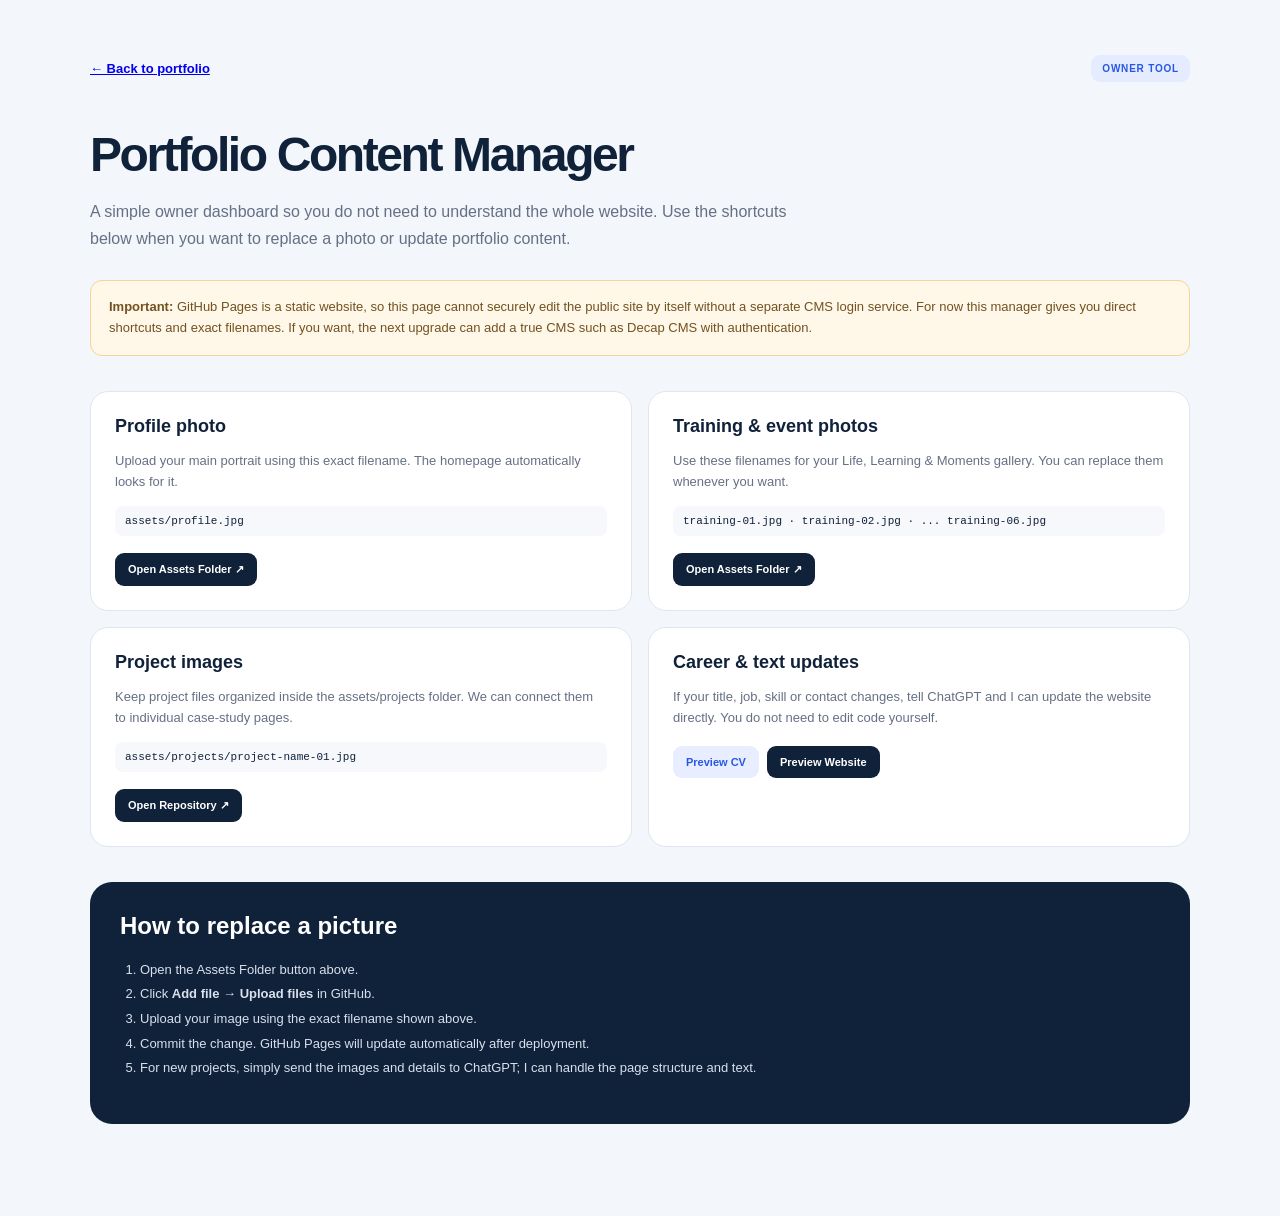
<file: admin.html>
<!doctype html><html lang="en"><head><meta charset="utf-8"><meta name="viewport" content="width=device-width,initial-scale=1"><meta name="referrer" content="strict-origin-when-cross-origin"><meta http-equiv="Content-Security-Policy" content="default-src 'self'; img-src 'self' data: https://avatars.githubusercontent.com; style-src 'self' 'unsafe-inline' https://fonts.googleapis.com; font-src 'self' https://fonts.gstatic.com; script-src 'self' 'unsafe-inline'; connect-src 'none'; object-src 'none'; base-uri 'self'; form-action 'self'; frame-src 'none'; upgrade-insecure-requests"><title>Portfolio Content Manager — JH Rakib</title><meta name="robots" content="noindex,nofollow,noarchive"><link rel="preconnect" href="https://fonts.googleapis.com"><link rel="preconnect" href="https://fonts.gstatic.com" crossorigin><link href="https://fonts.googleapis.com/css2?family=Inter:wght@400;500;600;700;800&display=swap" rel="stylesheet"><style>*{box-sizing:border-box}body{margin:0;background:#f3f6fa;color:#10213a;font-family:Inter,Arial,sans-serif}.wrap{width:min(1100px,92vw);margin:0 auto;padding:55px 0 90px}.top{display:flex;justify-content:space-between;align-items:center;margin-bottom:45px}.top a{font-size:13px;font-weight:700}.badge{background:#e6ecff;color:#2857e5;padding:8px 11px;border-radius:9px;font-size:10px;font-weight:800;letter-spacing:.08em}h1{font-size:48px;letter-spacing:-.05em;margin:0 0 12px}.lead{color:#667085;line-height:1.7;max-width:720px}.notice{margin:28px 0 35px;background:#fff7e8;border:1px solid #f3d49c;padding:16px 18px;border-radius:12px;color:#725221;font-size:13px;line-height:1.6}.grid{display:grid;grid-template-columns:repeat(2,1fr);gap:16px}.card{background:#fff;border:1px solid #e0e6ee;border-radius:18px;padding:24px}.card b{font-size:18px}.card p{color:#667085;font-size:13px;line-height:1.65}.card code{display:block;background:#f6f8fb;border-radius:8px;padding:9px 10px;font-size:11px;margin:12px 0}.actions{display:flex;gap:8px;flex-wrap:wrap;margin-top:17px}.btn{display:inline-flex;padding:10px 13px;border-radius:9px;background:#10213a;color:white;text-decoration:none;font-size:11px;font-weight:700}.btn.alt{background:#e8edff;color:#2857e5}.steps{margin-top:35px;background:#10213a;color:#fff;border-radius:22px;padding:30px}.steps h2{margin:0 0 18px}.steps ol{padding-left:20px;color:#d8e0ec;line-height:1.9;font-size:13px}@media(max-width:700px){.grid{grid-template-columns:1fr}h1{font-size:36px}}</style></head><body><main class="wrap"><div class="top"><a href="index.html">← Back to portfolio</a><span class="badge">OWNER TOOL</span></div><h1>Portfolio Content Manager</h1><p class="lead">A simple owner dashboard so you do not need to understand the whole website. Use the shortcuts below when you want to replace a photo or update portfolio content.</p><div class="notice"><strong>Important:</strong> GitHub Pages is a static website, so this page cannot securely edit the public site by itself without a separate CMS login service. For now this manager gives you direct shortcuts and exact filenames. If you want, the next upgrade can add a true CMS such as Decap CMS with authentication.</div><div class="grid"><section class="card"><b>Profile photo</b><p>Upload your main portrait using this exact filename. The homepage automatically looks for it.</p><code>assets/profile.jpg</code><div class="actions"><a class="btn" target="_blank" rel="noopener noreferrer" href="https://github.com/jahidhrk/portfolio/tree/main/assets">Open Assets Folder ↗</a></div></section><section class="card"><b>Training & event photos</b><p>Use these filenames for your Life, Learning & Moments gallery. You can replace them whenever you want.</p><code>training-01.jpg · training-02.jpg · ... training-06.jpg</code><div class="actions"><a class="btn" target="_blank" rel="noopener noreferrer" href="https://github.com/jahidhrk/portfolio/tree/main/assets">Open Assets Folder ↗</a></div></section><section class="card"><b>Project images</b><p>Keep project files organized inside the assets/projects folder. We can connect them to individual case-study pages.</p><code>assets/projects/project-name-01.jpg</code><div class="actions"><a class="btn" target="_blank" rel="noopener noreferrer" href="https://github.com/jahidhrk/portfolio">Open Repository ↗</a></div></section><section class="card"><b>Career & text updates</b><p>If your title, job, skill or contact changes, tell ChatGPT and I can update the website directly. You do not need to edit code yourself.</p><div class="actions"><a class="btn alt" href="cv.html">Preview CV</a><a class="btn" href="index.html">Preview Website</a></div></section></div><div class="steps"><h2>How to replace a picture</h2><ol><li>Open the Assets Folder button above.</li><li>Click <strong>Add file → Upload files</strong> in GitHub.</li><li>Upload your image using the exact filename shown above.</li><li>Commit the change. GitHub Pages will update automatically after deployment.</li><li>For new projects, simply send the images and details to ChatGPT; I can handle the page structure and text.</li></ol></div></main></body></html>
</file>
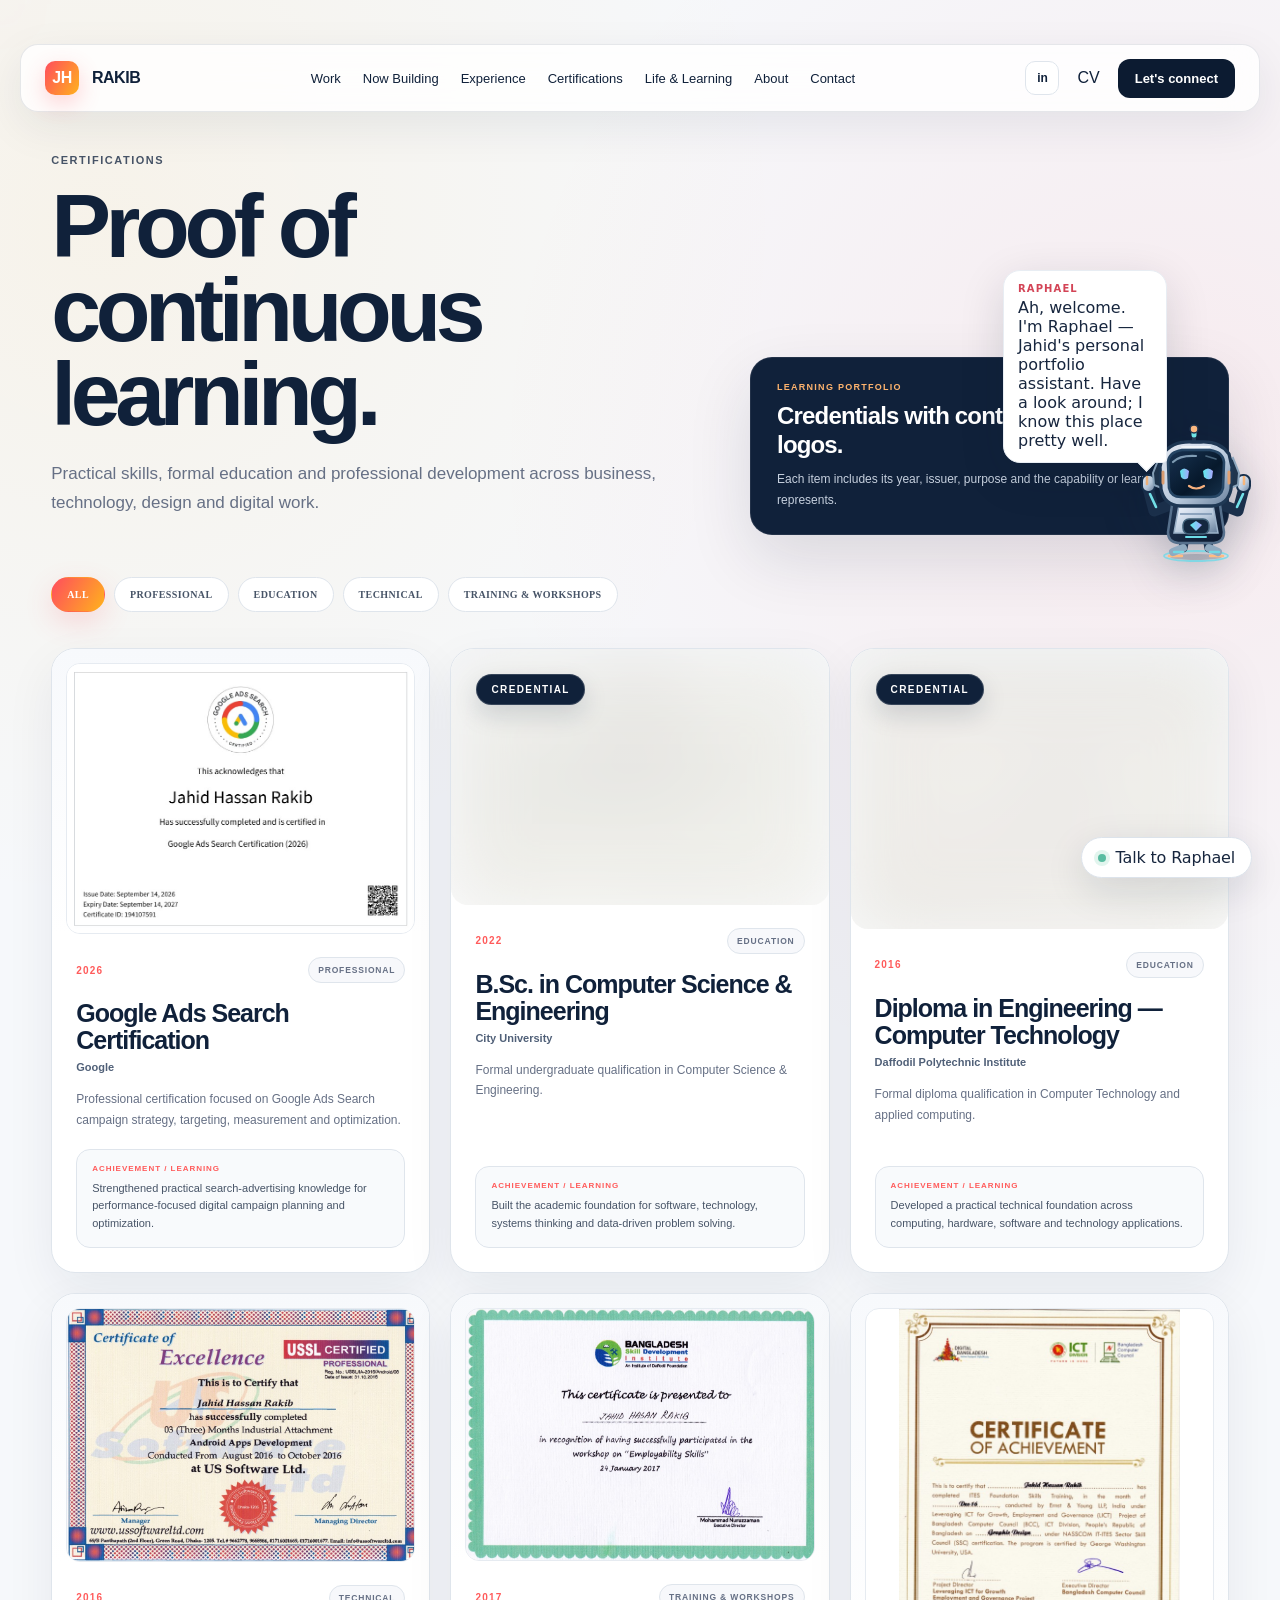
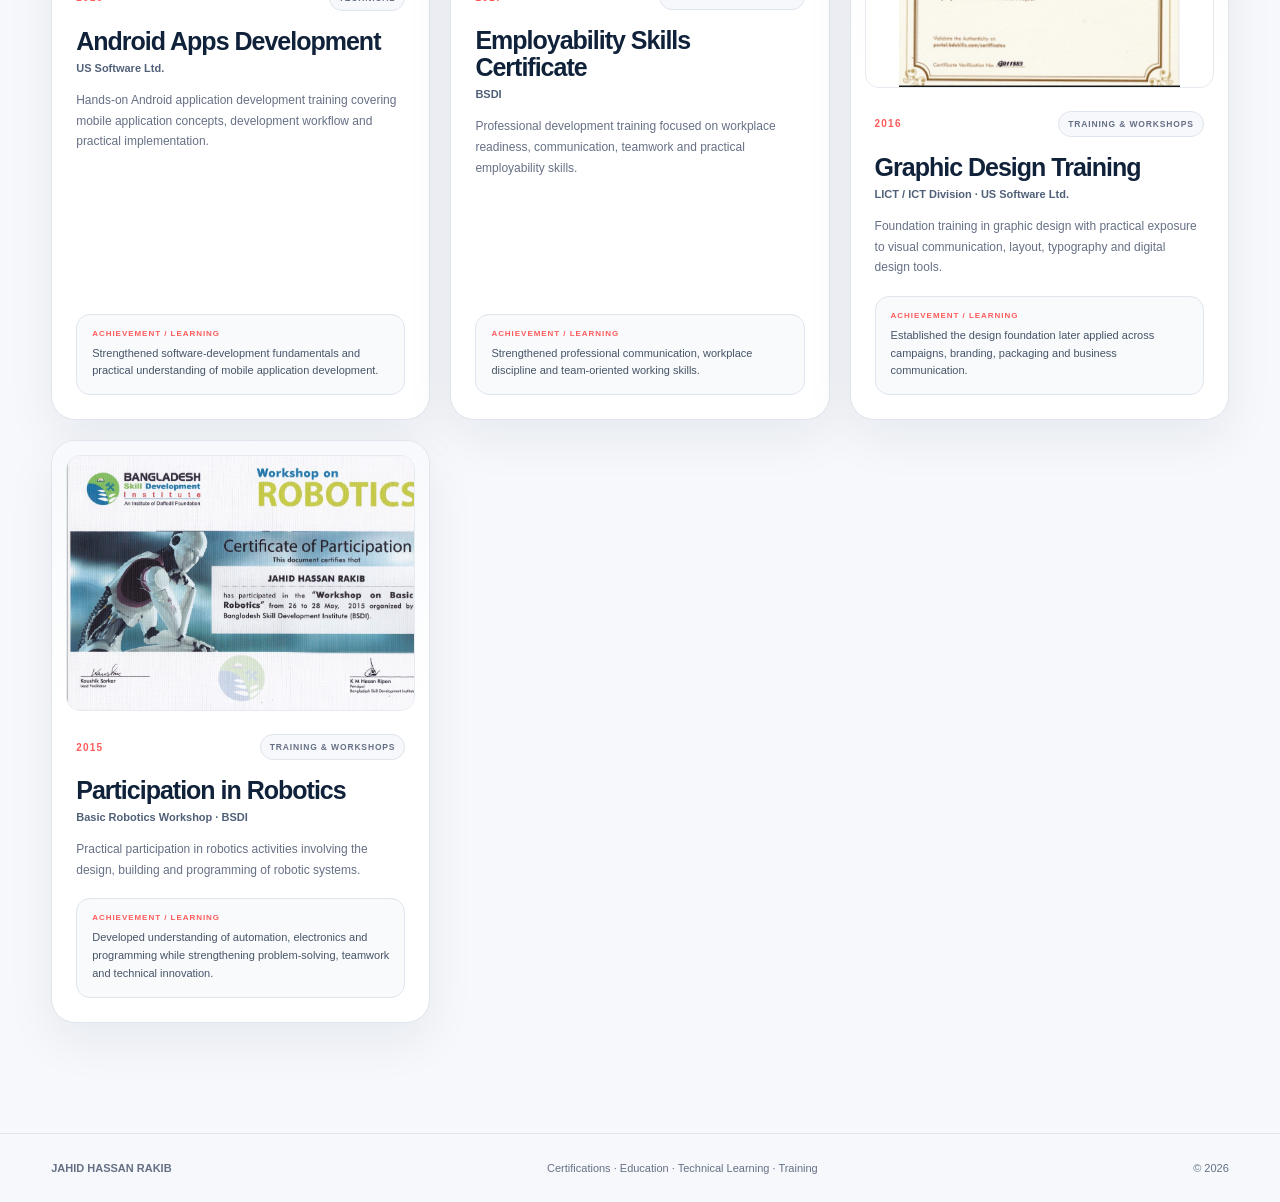
<file: certifications.html>
<!doctype html>
<html lang="en">
<head>
<meta charset="utf-8"><meta name="viewport" content="width=device-width,initial-scale=1"><meta name="referrer" content="strict-origin-when-cross-origin"><meta http-equiv="Content-Security-Policy" content="default-src 'self'; img-src 'self' data: https://avatars.githubusercontent.com; style-src 'self' 'unsafe-inline' https://fonts.googleapis.com; font-src 'self' https://fonts.gstatic.com; script-src 'self' 'unsafe-inline'; connect-src 'self' https://*.workers.dev; object-src 'none'; base-uri 'self'; form-action 'self'; frame-src 'none'; upgrade-insecure-requests">
<title>Certifications & Education | Jahid Hassan Rakib</title>
<meta name="description" content="Explore Jahid Hassan Rakib's published certificates, CSE degree, computer diploma, Google Ads certification and graphic design and technical training.">
<meta name="author" content="Jahid Hassan Rakib">
<meta name="robots" content="index,follow,max-image-preview:large">
<link rel="canonical" href="https://jahidhrk.github.io/portfolio/certifications.html">
<meta property="og:type" content="website">
<meta property="og:site_name" content="Jahid Hassan Rakib — Portfolio">
<meta property="og:title" content="Certifications & Education | Jahid Hassan Rakib">
<meta property="og:description" content="Explore Jahid Hassan Rakib's published certificates, CSE degree, computer diploma, Google Ads certification and graphic design and technical training.">
<meta property="og:url" content="https://jahidhrk.github.io/portfolio/certifications.html">
<meta property="og:image" content="https://jahidhrk.github.io/portfolio/assets/profile.png">
<meta property="og:image:alt" content="Jahid Hassan Rakib portfolio portrait">
<meta name="twitter:card" content="summary_large_image">
<meta name="twitter:title" content="Certifications & Education | Jahid Hassan Rakib">
<meta name="twitter:description" content="Explore Jahid Hassan Rakib's published certificates, CSE degree, computer diploma, Google Ads certification and graphic design and technical training.">
<meta name="twitter:image" content="https://jahidhrk.github.io/portfolio/assets/profile.png">
<link rel="preconnect" href="https://fonts.googleapis.com"><link rel="preconnect" href="https://fonts.gstatic.com" crossorigin>
<link href="https://fonts.googleapis.com/css2?family=Inter:wght@400;500;600;700;800&display=swap" rel="stylesheet">
<link rel="stylesheet" href="style.css"><link rel="stylesheet" href="premium-redesign.css">
<style>
.cert-shell{width:min(1380px,92vw);margin:auto;padding:150px 0 110px}
.cert-hero{display:grid;grid-template-columns:minmax(0,1.12fr) minmax(320px,.88fr);gap:7vw;align-items:end;margin-bottom:42px}
.cert-hero h1{font-size:clamp(58px,7vw,108px);line-height:.94;letter-spacing:-.06em;margin:16px 0 22px}
.cert-hero p{font-size:17px;line-height:1.75;color:var(--muted);max-width:720px}
.cert-hero-note{padding:24px 26px;border-radius:22px;background:#10213a;color:white;border:1px solid rgba(255,255,255,.08);box-shadow:0 24px 65px rgba(16,33,58,.12)}
.cert-hero-note small{display:block;font-size:9px;letter-spacing:.14em;font-weight:800;color:#ffb46e;margin-bottom:10px}
.cert-hero-note strong{display:block;font-size:24px;line-height:1.2;letter-spacing:-.035em}
.cert-hero-note p{font-size:12px;color:#c6d0de;line-height:1.7;margin:10px 0 0}
.cert-filters{display:flex;gap:9px;flex-wrap:wrap;margin:0 0 34px;padding-bottom:2px}
.cert-filters button{border:1px solid var(--line);background:white;padding:11px 15px;border-radius:999px;font:800 10px Inter;color:#475467;letter-spacing:.04em;cursor:pointer;transition:transform .22s ease,box-shadow .22s ease,border-color .22s ease,background .22s ease,color .22s ease}
.cert-filters button:hover{transform:translateY(-2px);border-color:rgba(255,77,93,.22);box-shadow:0 10px 24px rgba(16,33,58,.06)}
.cert-filters button.active{color:#fff;border-color:transparent;background:linear-gradient(120deg,#ff4d5d,#ffb21d);box-shadow:0 10px 28px rgba(255,77,93,.18)}
.cert-grid{display:grid;grid-template-columns:repeat(3,minmax(0,1fr));gap:20px;transition:opacity .18s ease,transform .18s ease}
.cert-grid.filtering{opacity:.15;transform:translateY(4px)}
.cert-item{min-width:0}
.cert-card{height:100%;display:flex;flex-direction:column;background:white;border:1px solid var(--line);border-radius:24px;box-shadow:0 18px 50px rgba(16,33,58,.065);overflow:hidden;transition:transform .3s ease,box-shadow .3s ease,border-color .3s ease}
.cert-card:hover{transform:translateY(-6px);box-shadow:0 28px 72px rgba(16,33,58,.11);border-color:rgba(255,77,93,.16)}
.cert-media{padding:14px 14px 0;background:linear-gradient(180deg,#f7f9fc,#fff);display:flex;align-items:center;justify-content:center;min-height:180px}
.cert-media img{display:block;width:100%;height:auto;max-height:380px;object-fit:contain;object-position:center;margin:auto;border-radius:14px;border:1px solid #e6ebf1;background:white}
/* Education credentials: intentionally obscured, never revealed on hover. */
.cert-media.is-private{position:relative;overflow:hidden;isolation:isolate;border-radius:17px}
.cert-media.is-private img{filter:blur(36px) brightness(.92);transform:scale(1.13);opacity:.55;pointer-events:none;user-select:none}
.cert-media.is-private::after{content:"";position:absolute;inset:0;z-index:1;background:rgba(246,248,252,.43);pointer-events:none}
.cert-credential-label{position:absolute;z-index:2;top:25px;left:25px;display:inline-flex;align-items:center;padding:9px 14px;background:#10213a;color:#fff;border:1px solid rgba(255,255,255,.16);border-radius:999px;font:800 10px Inter,Arial,sans-serif;letter-spacing:.14em;text-transform:uppercase;box-shadow:0 10px 24px rgba(16,33,58,.15);pointer-events:none}

.cert-body{padding:23px 24px 24px;display:flex;flex-direction:column;flex:1}
.cert-meta{display:flex;align-items:center;justify-content:space-between;gap:12px;flex-wrap:wrap}
.cert-year{font-size:10px;font-weight:800;letter-spacing:.12em;color:#ff5b5b}
.cert-category{font-size:8.5px;font-weight:800;letter-spacing:.10em;text-transform:uppercase;padding:7px 9px;border-radius:999px;background:#f7f8fb;color:#667085;border:1px solid var(--line)}
.cert-body h2{font-size:25px;line-height:1.08;letter-spacing:-.04em;margin:17px 0 7px}
.cert-issuer{font-size:11px;font-weight:750;color:#506078}
.cert-description{font-size:12px;line-height:1.72;color:var(--muted);margin:16px 0 0}
.cert-achievement{margin-top:auto;padding-top:18px}
.cert-achievement div{padding:14px 15px;border-radius:14px;background:#f8fafc;border:1px solid var(--line)}
.cert-achievement small{display:block;font-size:8px;letter-spacing:.12em;font-weight:800;color:#ff5b5b;margin-bottom:7px}
.cert-achievement p{margin:0;font-size:11px;line-height:1.62;color:#475467}
.cert-empty{grid-column:1/-1;padding:48px 30px;text-align:center;border:1px dashed #d8dee8;border-radius:22px;color:#667085;background:#fff}
@media(max-width:1050px){.cert-hero{grid-template-columns:1fr;gap:28px}.cert-grid{grid-template-columns:repeat(2,minmax(0,1fr))}.cert-hero-note{max-width:680px}}
@media(max-width:700px){.cert-shell{padding-top:120px}.cert-hero h1{font-size:14vw}.cert-filters{overflow-x:auto;flex-wrap:nowrap;padding-bottom:7px}.cert-filters button{white-space:nowrap}.cert-grid{grid-template-columns:1fr;gap:16px}.cert-media{min-height:0}.cert-body{padding:20px}.cert-body h2{font-size:23px}}
</style>

<link rel="stylesheet" href="raphael.css">
<script type="application/ld+json">{"@context":"https://schema.org","@graph":[{"@type":"CollectionPage","@id":"https://jahidhrk.github.io/portfolio/certifications.html#webpage","url":"https://jahidhrk.github.io/portfolio/certifications.html","name":"Certifications & Education | Jahid Hassan Rakib","description":"Explore Jahid Hassan Rakib's published certificates, CSE degree, computer diploma, Google Ads certification and graphic design and technical training.","isPartOf":{"@id":"https://jahidhrk.github.io/portfolio/#website"},"about":{"@id":"https://jahidhrk.github.io/portfolio/#person"},"inLanguage":"en"},{"@type":"BreadcrumbList","@id":"https://jahidhrk.github.io/portfolio/certifications.html#breadcrumb","itemListElement":[{"@type":"ListItem","position":1,"name":"Jahid Hassan Rakib","item":"https://jahidhrk.github.io/portfolio/"},{"@type":"ListItem","position":2,"name":"Certifications & Education","item":"https://jahidhrk.github.io/portfolio/certifications.html"}]}]}</script>
</head>
<body>
<div class="cursor-dot" aria-hidden="true"></div>
<header class="site-nav"><a class="brand" href="index.html"><span>JH</span> RAKIB</a><nav class="navlinks"><a href="index.html#work">Work</a><a href="index.html#now">Now Building</a><a href="index.html#experience">Experience</a><a href="certifications.html" aria-current="page">Certifications</a><a href="index.html#gallery">Life & Learning</a><a href="index.html#about">About</a><a href="index.html#contact">Contact</a></nav><div class="nav-actions"><a class="linkedin-link" href="https://www.linkedin.com/in/jhrakib/" target="_blank" rel="noopener noreferrer" aria-label="LinkedIn">in</a><a class="text-link" href="cv.html">CV</a><a class="button small" href="index.html#contact">Let's connect</a></div></header>

<main class="cert-shell">
<section class="cert-hero reveal">
  <div><span class="overline">CERTIFICATIONS</span><h1>Proof of continuous learning.</h1><p>Practical skills, formal education and professional development across business, technology, design and digital work.</p></div>
  <aside class="cert-hero-note"><small>LEARNING PORTFOLIO</small><strong>Credentials with context — not just logos.</strong><p>Each item includes its year, issuer, purpose and the capability or learning it represents.</p></aside>
</section>

<div class="cert-filters" id="certFilters" aria-label="Certification categories">
  <button class="active" data-filter="all">ALL</button>
  <button data-filter="professional">PROFESSIONAL</button>
  <button data-filter="education">EDUCATION</button>
  <button data-filter="technical">TECHNICAL</button>
  <button data-filter="training">TRAINING &amp; WORKSHOPS</button>
</div>

<section class="cert-grid" id="certGrid" aria-live="polite"></section>
</main>

<footer><b>JAHID HASSAN RAKIB</b><span>Certifications · Education · Technical Learning · Training</span><span>© 2026</span></footer>

<script>
const certificates=[
  {
    year:'2026',
    title:'Google Ads Search Certification',
    issuer:'Google',
    category:'professional',
    categoryLabel:'Professional',
    image:'assets/certificates/google-ads-search-2026.jpg',
    description:'Professional certification focused on Google Ads Search campaign strategy, targeting, measurement and optimization.',
    achievement:'Strengthened practical search-advertising knowledge for performance-focused digital campaign planning and optimization.'
  },
  {
    year:'2022',
    title:'B.Sc. in Computer Science & Engineering',
    privacyPreview:true,
    issuer:'City University',
    category:'education',
    categoryLabel:'Education',
    image:'assets/certificates/bsc-cse-city-university.jpg',
    description:'Formal undergraduate qualification in Computer Science & Engineering.',
    achievement:'Built the academic foundation for software, technology, systems thinking and data-driven problem solving.'
  },
  {
    year:'2016',
    title:'Diploma in Engineering — Computer Technology',
    privacyPreview:true,
    issuer:'Daffodil Polytechnic Institute',
    category:'education',
    categoryLabel:'Education',
    image:'assets/certificates/diploma-computer-dpi.jpg',
    description:'Formal diploma qualification in Computer Technology and applied computing.',
    achievement:'Developed a practical technical foundation across computing, hardware, software and technology applications.'
  },
  {
    year:'2016',
    title:'Android Apps Development',
    issuer:'US Software Ltd.',
    category:'technical',
    categoryLabel:'Technical',
    image:'assets/certificates/android-apps-us-software.jpg',
    description:'Hands-on Android application development training covering mobile application concepts, development workflow and practical implementation.',
    achievement:'Strengthened software-development fundamentals and practical understanding of mobile application development.'
  },
  {
    year:'2017',
    title:'Employability Skills Certificate',
    issuer:'BSDI',
    category:'training',
    categoryLabel:'Training & Workshops',
    image:'assets/certificates/Employability%20skills.jpg',
    description:'Professional development training focused on workplace readiness, communication, teamwork and practical employability skills.',
    achievement:'Strengthened professional communication, workplace discipline and team-oriented working skills.'
  },
  {
    year:'2016',
    title:'Graphic Design Training',
    issuer:'LICT / ICT Division · US Software Ltd.',
    category:'training',
    categoryLabel:'Training & Workshops',
    image:'assets/certificates/graphic-design-lict.jpg',
    description:'Foundation training in graphic design with practical exposure to visual communication, layout, typography and digital design tools.',
    achievement:'Established the design foundation later applied across campaigns, branding, packaging and business communication.'
  },
  {
    year:'2015',
    title:'Participation in Robotics',
    issuer:'Basic Robotics Workshop · BSDI',
    category:'training',
    categoryLabel:'Training & Workshops',
    image:'assets/certificates/robotics-bsdi.jpg',
    description:'Practical participation in robotics activities involving the design, building and programming of robotic systems.',
    achievement:'Developed understanding of automation, electronics and programming while strengthening problem-solving, teamwork and technical innovation.'
  }
];

const grid=document.getElementById('certGrid');

function cardMarkup(c){
  const media=c.image?`<div class="cert-media${c.privacyPreview?' is-private':''}"><img src="${c.image}" alt="${c.privacyPreview?'Obscured education credential preview':c.title+' certificate'}" loading="lazy"${c.privacyPreview?' draggable="false"':''}>${c.privacyPreview?'<span class="cert-credential-label">CREDENTIAL</span>':''}</div>`:'';
  return `<article class="cert-item">
    <div class="cert-card">
      ${media}
      <div class="cert-body">
        <div class="cert-meta"><span class="cert-year">${c.year}</span><span class="cert-category">${c.categoryLabel}</span></div>
        <h2>${c.title}</h2>
        <div class="cert-issuer">${c.issuer}</div>
        <p class="cert-description">${c.description}</p>
        <div class="cert-achievement"><div><small>ACHIEVEMENT / LEARNING</small><p>${c.achievement}</p></div></div>
      </div>
    </div>
  </article>`;
}

function renderCertificates(filter='all'){
  grid.classList.add('filtering');
  window.setTimeout(()=>{
    const filtered=certificates.filter(c=>filter==='all'||c.category===filter);
    grid.innerHTML=filtered.length?filtered.map(cardMarkup).join(''):'<div class="cert-empty">No certificates are currently listed in this category.</div>';
    grid.classList.remove('filtering');
    bindCardHover();
  },120);
}

function bindCardHover(){
  document.querySelectorAll('.cert-card').forEach(el=>{
    el.addEventListener('pointerenter',()=>document.body.classList.add('link-hover'));
    el.addEventListener('pointerleave',()=>document.body.classList.remove('link-hover'));
  });
}

document.querySelectorAll('#certFilters button').forEach(btn=>btn.addEventListener('click',()=>{
  document.querySelectorAll('#certFilters button').forEach(b=>b.classList.remove('active'));
  btn.classList.add('active');
  renderCertificates(btn.dataset.filter);
}));

renderCertificates();
requestAnimationFrame(()=>document.body.classList.add('page-ready'));

const ro=new IntersectionObserver(es=>es.forEach(e=>{if(e.isIntersecting)e.target.classList.add('show')}),{threshold:.08});
document.querySelectorAll('.reveal').forEach(el=>ro.observe(el));

const cursor=document.querySelector('.cursor-dot');
if(cursor){
  window.addEventListener('pointermove',e=>{cursor.style.left=e.clientX+'px';cursor.style.top=e.clientY+'px'});
  document.querySelectorAll('a,button').forEach(el=>{
    el.addEventListener('pointerenter',()=>document.body.classList.add('link-hover'));
    el.addEventListener('pointerleave',()=>document.body.classList.remove('link-hover'));
  });
}
</script>

<script defer src="raphael-knowledge.js"></script><script defer src="raphael-corpus.js"></script><script defer src="raphael-brain.js"></script><script defer src="raphael-ai-config.js"></script><script defer src="raphael.js"></script>
</body>
</html>
</file>
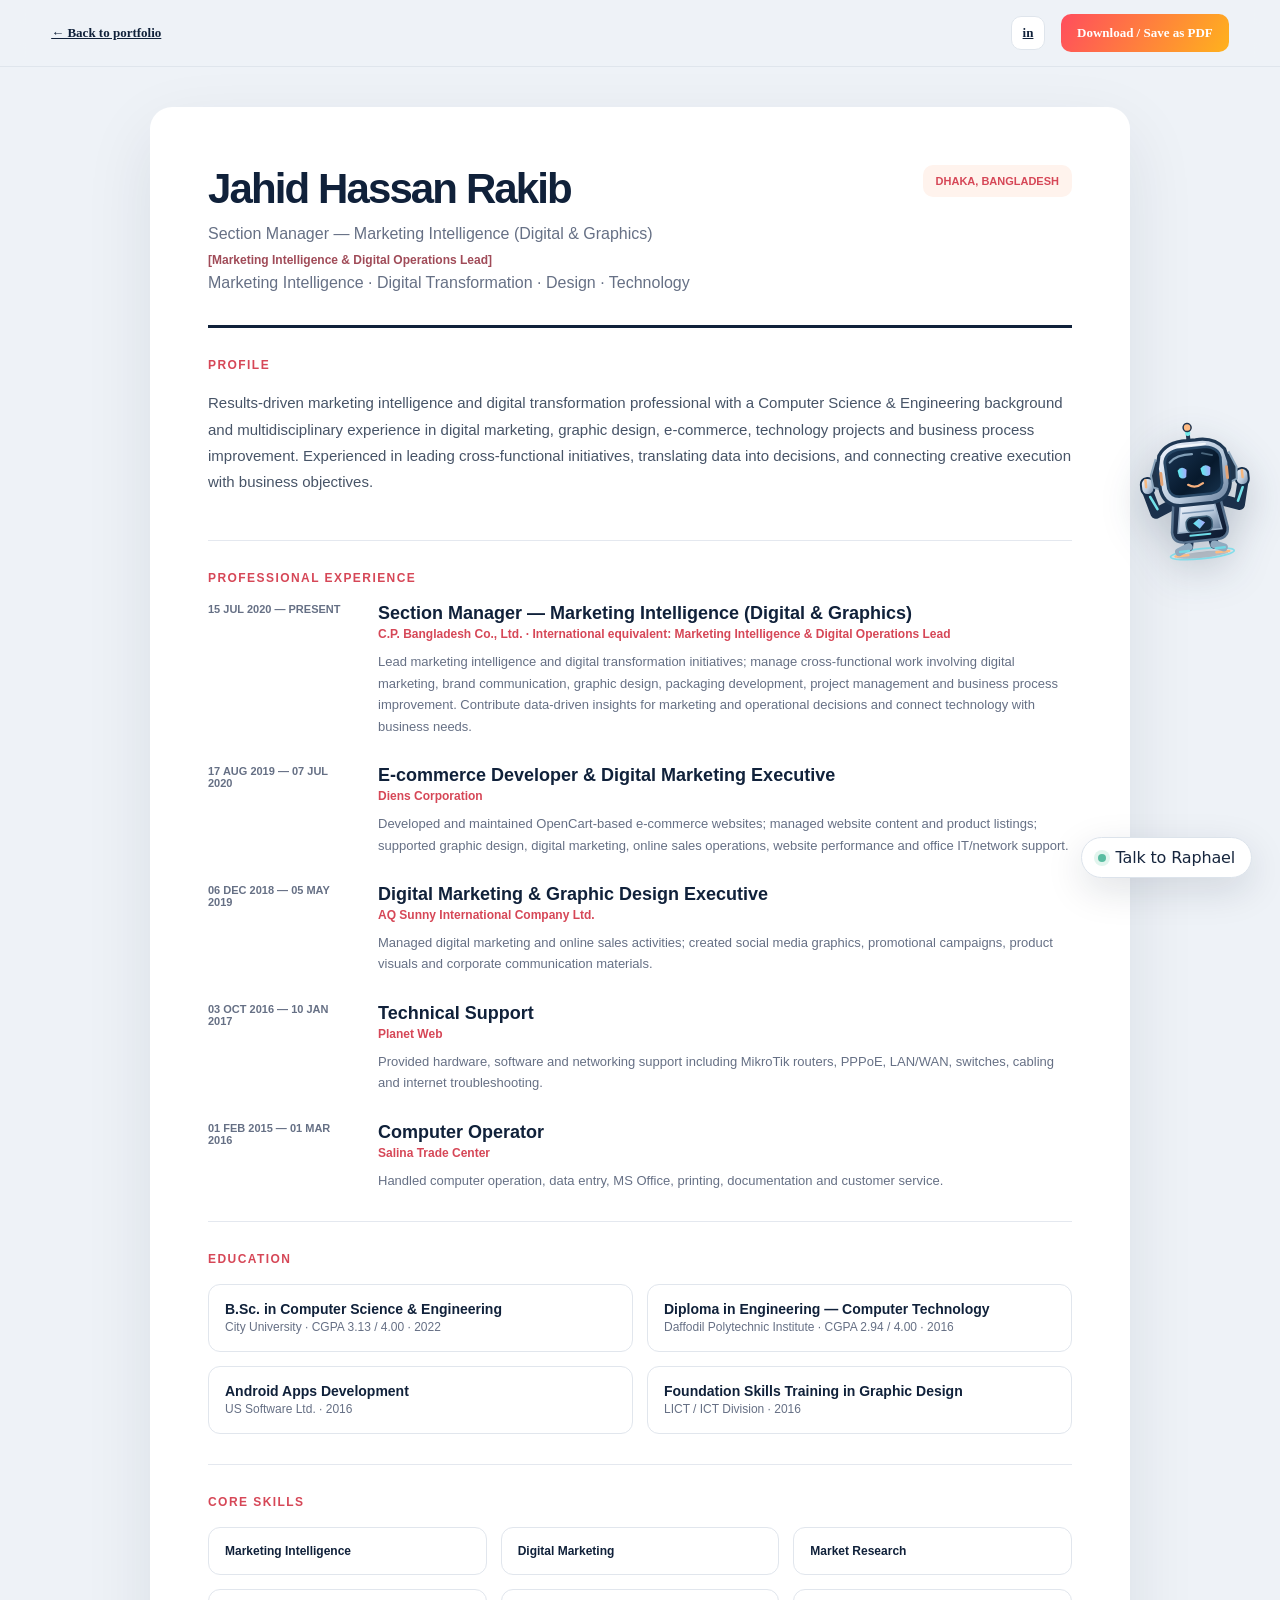
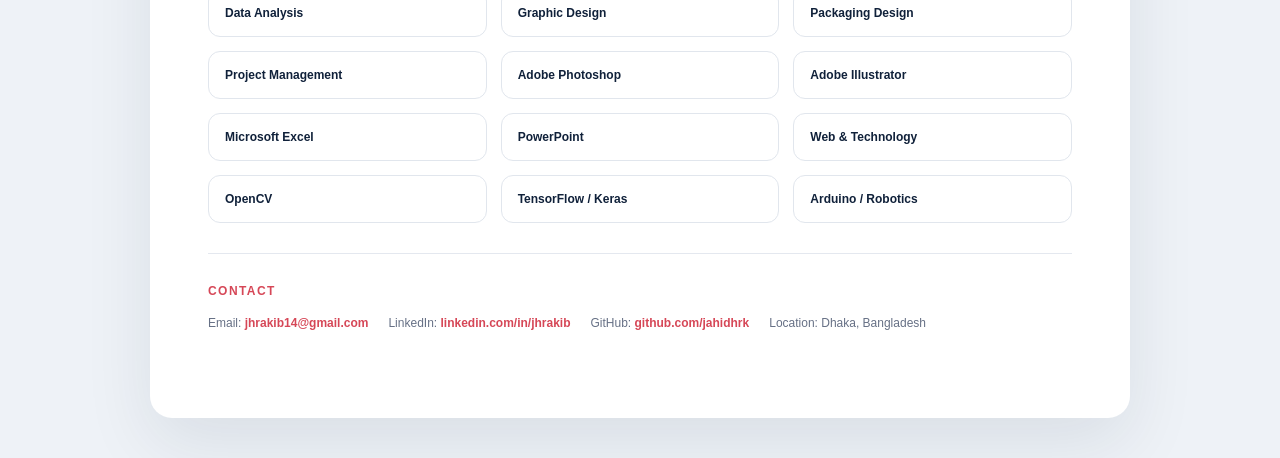
<file: cv.html>
<!doctype html><html lang="en"><head><meta charset="utf-8"><meta name="viewport" content="width=device-width,initial-scale=1"><meta name="referrer" content="strict-origin-when-cross-origin"><meta http-equiv="Content-Security-Policy" content="default-src 'self'; img-src 'self' data: https://avatars.githubusercontent.com; style-src 'self' 'unsafe-inline' https://fonts.googleapis.com; font-src 'self' https://fonts.gstatic.com; script-src 'self' 'unsafe-inline'; connect-src 'self' https://*.workers.dev; object-src 'none'; base-uri 'self'; form-action 'self'; frame-src 'none'; upgrade-insecure-requests"><title>CV & Experience | Jahid Hassan Rakib — Dhaka</title>
<meta name="description" content="View Jahid Hassan Rakib's CV, employment history, CSE education, skills and training in marketing intelligence, digital marketing, design and technology.">
<meta name="author" content="Jahid Hassan Rakib">
<meta name="robots" content="index,follow,max-image-preview:large">
<link rel="canonical" href="https://jahidhrk.github.io/portfolio/cv.html">
<meta property="og:type" content="website">
<meta property="og:site_name" content="Jahid Hassan Rakib — Portfolio">
<meta property="og:title" content="CV & Experience | Jahid Hassan Rakib — Dhaka">
<meta property="og:description" content="View Jahid Hassan Rakib's CV, employment history, CSE education, skills and training in marketing intelligence, digital marketing, design and technology.">
<meta property="og:url" content="https://jahidhrk.github.io/portfolio/cv.html">
<meta property="og:image" content="https://jahidhrk.github.io/portfolio/assets/profile.png">
<meta property="og:image:alt" content="Jahid Hassan Rakib portfolio portrait">
<meta name="twitter:card" content="summary_large_image">
<meta name="twitter:title" content="CV & Experience | Jahid Hassan Rakib — Dhaka">
<meta name="twitter:description" content="View Jahid Hassan Rakib's CV, employment history, CSE education, skills and training in marketing intelligence, digital marketing, design and technology.">
<meta name="twitter:image" content="https://jahidhrk.github.io/portfolio/assets/profile.png">
<link rel="preconnect" href="https://fonts.googleapis.com"><link rel="preconnect" href="https://fonts.gstatic.com" crossorigin><link href="https://fonts.googleapis.com/css2?family=Inter:wght@400;500;600;700;800&display=swap" rel="stylesheet"><style>*{box-sizing:border-box}body{margin:0;background:#eef2f7;color:#10213a;font-family:Inter,Arial,sans-serif}.top{position:sticky;top:0;z-index:5;background:rgba(238,242,247,.92);backdrop-filter:blur(12px);padding:14px 4vw;display:flex;justify-content:space-between;align-items:center;border-bottom:1px solid #dfe5ec}.top a,.top button{font:600 13px Inter;border:0;background:none;color:#10213a;cursor:pointer}.top div{display:flex;align-items:center;gap:16px}.top .linkedin{width:34px;height:34px;border:1px solid #dfe5ec;border-radius:10px;display:grid;place-items:center;background:white;font-weight:800}.top button{background:linear-gradient(120deg,#ff4d5d,#ffb21d);color:white;padding:11px 16px;border-radius:10px}.cv{width:min(980px,92vw);margin:40px auto;background:#fff;border-radius:22px;box-shadow:0 25px 70px rgba(16,33,58,.09);padding:58px}.head{display:grid;grid-template-columns:1fr auto;gap:30px;padding-bottom:30px;border-bottom:3px solid #10213a}.head h1{font-size:42px;letter-spacing:-.045em;margin:0 0 8px}.head p{margin:0;color:#667085;line-height:1.6}.global{display:block;color:#a04b58;font-weight:700;font-size:12px;margin-top:4px}.tag{background:#fff3ed;color:#d64757;padding:10px 13px;border-radius:10px;font-size:11px;font-weight:700;height:max-content}.section{padding:30px 0;border-bottom:1px solid #e4e8ef}.section:last-child{border:0}.section h2{font-size:12px;letter-spacing:.12em;color:#d64757;margin:0 0 18px}.summary{font-size:15px;line-height:1.75;color:#475467}.job{display:grid;grid-template-columns:145px 1fr;gap:25px;margin:0 0 28px}.job:last-child{margin:0}.job time{font-size:11px;font-weight:700;color:#667085}.job h3{font-size:18px;margin:0 0 3px}.job h4{font-size:12px;color:#d64757;margin:0 0 10px}.job p{font-size:13px;line-height:1.65;color:#667085;margin:0}.outcomes{display:flex;flex-wrap:wrap;gap:7px;margin-top:10px}.outcomes span{font-size:10px;font-weight:700;border:1px solid #e1e6ed;border-radius:8px;padding:6px 8px;background:#f8fafc}.placeholder{color:#a04b58}.edu-grid,.skills{display:grid;grid-template-columns:1fr 1fr;gap:14px}.edu,.skill{border:1px solid #e1e6ed;border-radius:12px;padding:16px}.edu strong{display:block;font-size:14px}.edu span{font-size:12px;color:#667085}.skills{grid-template-columns:repeat(3,1fr)}.skill{font-size:12px;font-weight:600}.contact{display:flex;gap:20px;flex-wrap:wrap;font-size:12px;color:#667085}.contact a{color:#d64757;font-weight:700;text-decoration:none}@media(max-width:650px){.cv{padding:28px}.head,.job{grid-template-columns:1fr}.skills,.edu-grid{grid-template-columns:1fr}.head h1{font-size:34px}}@media print{body{background:#fff}.top{display:none}.cv{width:100%;margin:0;box-shadow:none;border-radius:0;padding:26px}.section{page-break-inside:avoid}.job{page-break-inside:avoid}}</style>
<link rel="stylesheet" href="raphael.css">
<script type="application/ld+json">{"@context":"https://schema.org","@graph":[{"@type":"WebPage","@id":"https://jahidhrk.github.io/portfolio/cv.html#webpage","url":"https://jahidhrk.github.io/portfolio/cv.html","name":"CV & Experience | Jahid Hassan Rakib — Dhaka","description":"View Jahid Hassan Rakib's CV, employment history, CSE education, skills and training in marketing intelligence, digital marketing, design and technology.","isPartOf":{"@id":"https://jahidhrk.github.io/portfolio/#website"},"about":{"@id":"https://jahidhrk.github.io/portfolio/#person"},"inLanguage":"en"},{"@type":"BreadcrumbList","@id":"https://jahidhrk.github.io/portfolio/cv.html#breadcrumb","itemListElement":[{"@type":"ListItem","position":1,"name":"Jahid Hassan Rakib","item":"https://jahidhrk.github.io/portfolio/"},{"@type":"ListItem","position":2,"name":"CV & Professional Experience","item":"https://jahidhrk.github.io/portfolio/cv.html"}]}]}</script>
</head><body><div class="top"><a href="index.html">← Back to portfolio</a><div><a class="linkedin" href="https://www.linkedin.com/in/jhrakib/" target="_blank" rel="noopener noreferrer">in</a><button onclick="window.print()">Download / Save as PDF</button></div></div><main class="cv"><div class="head"><div><h1>Jahid Hassan Rakib</h1><p>Section Manager — Marketing Intelligence (Digital & Graphics)<span class="global">[Marketing Intelligence & Digital Operations Lead]</span>Marketing Intelligence · Digital Transformation · Design · Technology</p></div><span class="tag">DHAKA, BANGLADESH</span></div><section class="section"><h2>PROFILE</h2><p class="summary">Results-driven marketing intelligence and digital transformation professional with a Computer Science & Engineering background and multidisciplinary experience in digital marketing, graphic design, e-commerce, technology projects and business process improvement. Experienced in leading cross-functional initiatives, translating data into decisions, and connecting creative execution with business objectives.</p></section><section class="section"><h2>PROFESSIONAL EXPERIENCE</h2><div class="job"><time>15 JUL 2020 — PRESENT</time><div><h3>Section Manager — Marketing Intelligence (Digital & Graphics)</h3><h4>C.P. Bangladesh Co., Ltd. · International equivalent: Marketing Intelligence & Digital Operations Lead</h4><p>Lead marketing intelligence and digital transformation initiatives; manage cross-functional work involving digital marketing, brand communication, graphic design, packaging development, project management and business process improvement. Contribute data-driven insights for marketing and operational decisions and connect technology with business needs.</p></div></div><div class="job"><time>17 AUG 2019 — 07 JUL 2020</time><div><h3>E-commerce Developer & Digital Marketing Executive</h3><h4>Diens Corporation</h4><p>Developed and maintained OpenCart-based e-commerce websites; managed website content and product listings; supported graphic design, digital marketing, online sales operations, website performance and office IT/network support.</p></div></div><div class="job"><time>06 DEC 2018 — 05 MAY 2019</time><div><h3>Digital Marketing & Graphic Design Executive</h3><h4>AQ Sunny International Company Ltd.</h4><p>Managed digital marketing and online sales activities; created social media graphics, promotional campaigns, product visuals and corporate communication materials.</p></div></div><div class="job"><time>03 OCT 2016 — 10 JAN 2017</time><div><h3>Technical Support</h3><h4>Planet Web</h4><p>Provided hardware, software and networking support including MikroTik routers, PPPoE, LAN/WAN, switches, cabling and internet troubleshooting.</p></div></div><div class="job"><time>01 FEB 2015 — 01 MAR 2016</time><div><h3>Computer Operator</h3><h4>Salina Trade Center</h4><p>Handled computer operation, data entry, MS Office, printing, documentation and customer service.</p></div></div></section><section class="section"><h2>EDUCATION</h2><div class="edu-grid"><div class="edu"><strong>B.Sc. in Computer Science & Engineering</strong><span>City University · CGPA 3.13 / 4.00 · 2022</span></div><div class="edu"><strong>Diploma in Engineering — Computer Technology</strong><span>Daffodil Polytechnic Institute · CGPA 2.94 / 4.00 · 2016</span></div><div class="edu"><strong>Android Apps Development</strong><span>US Software Ltd. · 2016</span></div><div class="edu"><strong>Foundation Skills Training in Graphic Design</strong><span>LICT / ICT Division · 2016</span></div></div></section><section class="section"><h2>CORE SKILLS</h2><div class="skills"><div class="skill">Marketing Intelligence</div><div class="skill">Digital Marketing</div><div class="skill">Market Research</div><div class="skill">Data Analysis</div><div class="skill">Graphic Design</div><div class="skill">Packaging Design</div><div class="skill">Project Management</div><div class="skill">Adobe Photoshop</div><div class="skill">Adobe Illustrator</div><div class="skill">Microsoft Excel</div><div class="skill">PowerPoint</div><div class="skill">Web & Technology</div><div class="skill">OpenCV</div><div class="skill">TensorFlow / Keras</div><div class="skill">Arduino / Robotics</div></div></section><section class="section"><h2>CONTACT</h2><div class="contact"><span>Email: <a href="mailto:jhrakib14@gmail.com">jhrakib14@gmail.com</a></span><span>LinkedIn: <a href="https://www.linkedin.com/in/jhrakib/">linkedin.com/in/jhrakib</a></span><span>GitHub: <a href="https://github.com/jahidhrk">github.com/jahidhrk</a></span><span>Location: Dhaka, Bangladesh</span></div></section></main>
<script defer src="raphael-knowledge.js"></script><script defer src="raphael-corpus.js"></script><script defer src="raphael-brain.js"></script><script defer src="raphael-ai-config.js"></script><script defer src="raphael.js"></script>
</body></html>
</file>
<file: style.css>
:root{--ink:#10213a;--ink2:#1c2d49;--muted:#667085;--bg:#f6f8fb;--paper:#ffffff;--line:#dfe5ec;--blue:#2857e5;--blue2:#dfe7ff;--coral:#ff7a59;--coral2:#ffe5dc;--sand:#f4ead8;--green:#dff4e8;--violet:#e7e2ff;--sky:#dff2ff;--shadow:0 24px 70px rgba(16,33,58,.09)}*{box-sizing:border-box}html{scroll-behavior:smooth}body{margin:0;background:var(--bg);color:var(--ink);font-family:Inter,Arial,sans-serif;overflow-x:hidden}a{color:inherit;text-decoration:none}img{display:block;max-width:100%}.section-shell{width:min(1440px,92vw);margin:auto}.site-nav{height:78px;display:flex;align-items:center;justify-content:space-between;padding:0 4vw;position:fixed;inset:0 0 auto;z-index:50;background:rgba(246,248,251,.88);backdrop-filter:blur(18px);border-bottom:1px solid rgba(16,33,58,.08)}.brand{font-weight:800;letter-spacing:-.03em}.brand span{display:inline-grid;place-items:center;background:var(--ink);color:#fff;width:34px;height:34px;border-radius:10px;margin-right:9px}.navlinks{display:flex;gap:28px;font-size:13px;font-weight:500}.navlinks a,.text-link{transition:.2s}.navlinks a:hover,.text-link:hover{color:var(--blue)}.nav-actions{display:flex;align-items:center;gap:18px}.button{display:inline-flex;align-items:center;justify-content:center;border-radius:12px;padding:14px 20px;font-size:13px;font-weight:700;border:1px solid transparent;transition:.25s}.button.small{padding:11px 16px;background:var(--ink);color:white}.button.primary{background:var(--blue);color:white;box-shadow:0 12px 26px rgba(40,87,229,.22)}.button.primary:hover{transform:translateY(-2px);box-shadow:0 16px 34px rgba(40,87,229,.28)}.button.ghost{background:white;border-color:var(--line)}.button.light{background:white;color:var(--ink)}.hero{min-height:100vh;padding-top:126px;padding-bottom:78px;display:grid;grid-template-columns:1.08fr .92fr;gap:7vw;align-items:center}.overline{font-size:11px;letter-spacing:.14em;font-weight:800;color:#475467}.status-dot{display:inline-block;width:8px;height:8px;border-radius:50%;background:#36b37e;margin-right:8px;box-shadow:0 0 0 4px rgba(54,179,126,.12)}.hero h1{font-size:clamp(54px,6.6vw,106px);line-height:.98;letter-spacing:-.058em;margin:22px 0 28px;font-weight:750}.hero h1 span{color:var(--blue)}.hero-lead{font-size:18px;line-height:1.65;max-width:700px;color:var(--muted)}.hero-actions{display:flex;gap:10px;margin-top:32px}.hero-meta{display:flex;gap:34px;margin-top:52px}.hero-meta div{display:flex;flex-direction:column}.hero-meta strong{font-size:27px;letter-spacing:-.04em}.hero-meta span{font-size:11px;color:var(--muted);margin-top:4px}.hero-visual{position:relative;min-height:650px;display:flex;align-items:center;justify-content:center}.portrait-frame{position:relative;width:min(440px,78%);height:590px;background:linear-gradient(160deg,#edf2ff,#fff 62%);border-radius:32px;overflow:hidden;box-shadow:var(--shadow);border:1px solid #e6ebf2;z-index:2}.portrait-frame:before{content:'';position:absolute;inset:0;background:radial-gradient(circle at 75% 18%,rgba(40,87,229,.13),transparent 32%);z-index:0}.portrait-frame img{width:100%;height:100%;object-fit:cover;object-position:center top;position:relative;z-index:1}.portrait-label{position:absolute;left:18px;right:18px;bottom:18px;padding:16px 18px;background:rgba(255,255,255,.92);backdrop-filter:blur(16px);border-radius:17px;z-index:3;box-shadow:0 12px 35px rgba(16,33,58,.12)}.portrait-label span{font-size:10px;letter-spacing:.12em;color:var(--blue);font-weight:800}.portrait-label strong{display:block;font-size:17px;line-height:1.3;margin-top:5px}.floating-card{position:absolute;background:white;border:1px solid #e4e8ef;border-radius:18px;box-shadow:var(--shadow);padding:18px 20px;z-index:3;animation:float 5s ease-in-out infinite}.floating-card small{display:block;font-size:9px;letter-spacing:.13em;color:var(--muted);margin-bottom:7px}.floating-card strong{font-size:14px}.fc-one{left:-2%;top:15%}.fc-two{right:-1%;bottom:16%;animation-delay:1s}.fc-two span{display:block;font-size:22px;color:var(--coral);margin-bottom:9px}.hero-orbit{position:absolute;width:510px;height:510px;border:1px dashed rgba(40,87,229,.24);border-radius:50%;z-index:0;animation:spin 22s linear infinite}.hero-orbit:before,.hero-orbit:after{content:'';position:absolute;border-radius:50%}.hero-orbit:before{width:62px;height:62px;background:var(--coral);top:12%;left:7%;box-shadow:0 14px 30px rgba(255,122,89,.23)}.hero-orbit:after{width:40px;height:40px;background:var(--blue);right:3%;bottom:24%;box-shadow:0 12px 28px rgba(40,87,229,.25)}.marquee{overflow:hidden;background:var(--ink);color:#fff;border-block:1px solid var(--ink);padding:15px 0;white-space:nowrap}.marquee div{font-size:11px;letter-spacing:.14em;font-weight:700;animation:marquee 28s linear infinite}.section{padding:120px 0}.section-title{display:grid;grid-template-columns:1.2fr .8fr;gap:10vw;align-items:end;margin-bottom:58px}.section-title h2{font-size:clamp(42px,5.2vw,76px);line-height:1.02;letter-spacing:-.052em;margin:14px 0 0}.section-title p,.side-cta p{color:var(--muted);font-size:16px;line-height:1.7;max-width:530px}.side-cta a{display:inline-block;margin-top:8px;color:var(--blue);font-weight:700;font-size:13px}.discipline-grid{display:grid;grid-template-columns:repeat(12,1fr);gap:18px}.discipline{grid-column:span 6;min-height:570px;border-radius:26px;padding:26px;position:relative;overflow:hidden;transition:transform .35s,box-shadow .35s;border:1px solid rgba(16,33,58,.07)}.discipline:hover{transform:translateY(-7px);box-shadow:var(--shadow)}.d-top{display:flex;justify-content:space-between;font-size:11px;font-weight:800}.d-top span:last-child{font-size:20px}.discipline h3{font-size:clamp(28px,3vw,43px);line-height:1.07;letter-spacing:-.04em;margin:25px 0 12px}.discipline p{color:#526074;line-height:1.6;max-width:520px}.d-blue{background:var(--blue2)}.d-coral{background:var(--coral2)}.d-ink{background:#17263f;color:#fff}.d-ink p{color:#c9d2e0}.d-sand{background:var(--sand)}.d-green{background:var(--green)}.d-violet{background:var(--violet)}.d-sky{background:var(--sky)}.d-paper{background:#fff}.mini-chart{height:225px;display:flex;align-items:end;gap:13px;padding:38px 10% 0}.mini-chart i{flex:1;background:var(--blue);border-radius:8px 8px 3px 3px}.mini-chart i:nth-child(1){height:35%}.mini-chart i:nth-child(2){height:58%}.mini-chart i:nth-child(3){height:48%}.mini-chart i:nth-child(4){height:78%}.mini-chart i:nth-child(5){height:94%;background:var(--coral)}.metric-art{height:225px;display:flex;flex-direction:column;justify-content:center}.metric-art small{font-size:10px;letter-spacing:.14em}.metric-art b{font-size:78px;letter-spacing:-.07em}.metric-art span{font-size:12px}.type-art{height:225px;display:flex;align-items:center;font-size:58px;line-height:.88;font-weight:800;letter-spacing:-.06em;color:#fff}.pack-art{height:225px;display:flex;gap:18px;align-items:center;justify-content:center;perspective:900px}.pack-art>div{width:145px;height:195px;background:#fff;border-radius:14px 14px 25px 25px;padding:23px;box-shadow:0 18px 35px rgba(16,33,58,.12);transform:rotate(-5deg);font-size:16px}.pack-art>div:last-child{background:#16233b;color:#fff;transform:rotate(7deg) translateY(8px)}.pack-art b{font-size:30px}.event-art{height:225px;display:flex;flex-direction:column;align-items:center;justify-content:center;position:relative}.event-art:before{content:'';width:270px;height:120px;background:#fff;position:absolute;box-shadow:0 18px 38px rgba(16,33,58,.10);transform:perspective(600px) rotateX(12deg)}.event-art span,.event-art b{position:relative;z-index:1}.event-art span{font-size:10px;letter-spacing:.18em;color:var(--coral)}.event-art b{text-align:center;font-size:30px;line-height:1}.tech-art{height:225px;display:flex;align-items:center;justify-content:center;position:relative}.tech-ball{width:135px;height:135px;border-radius:50%;background:radial-gradient(circle at 30% 25%,#fff,#8fa3ff 35%,#4d35d6 70%,#25166f);box-shadow:0 24px 55px rgba(64,45,180,.22);animation:float 4.8s ease-in-out infinite}.tech-art code{position:absolute;bottom:14px;font-size:10px}.shirt-art{height:225px;display:grid;place-items:center;font-weight:800;font-size:42px;position:relative}.shirt-art:before{content:'';width:180px;height:195px;background:white;clip-path:polygon(25% 0,38% 12%,62% 12%,75% 0,100% 18%,84% 42%,77% 34%,77% 100%,23% 100%,23% 34%,16% 42%,0 18%);position:absolute;filter:drop-shadow(0 18px 18px rgba(16,33,58,.12))}.shirt-art{color:var(--blue)}.shirt-art::after{content:'JHR';position:relative;z-index:1}.deck-art{height:225px;display:grid;place-items:center;perspective:800px}.deck-art i{position:absolute;width:225px;height:135px;background:#f8fafc;border:1px solid #dfe5ec;border-radius:8px;box-shadow:0 16px 35px rgba(16,33,58,.08)}.deck-art i:nth-child(1){transform:translateX(-80px) rotateY(28deg)}.deck-art i:nth-child(2){transform:translateY(-18px);background:#eef2ff;z-index:2}.deck-art i:nth-child(3){transform:translateX(80px) rotateY(-28deg)}.impact-band{background:linear-gradient(135deg,#12233d,#1b3260);color:white;padding:100px 0}.impact-inner{display:grid;grid-template-columns:.9fr 1.1fr;gap:8vw}.impact-inner h2{font-size:clamp(42px,5vw,72px);line-height:1.04;letter-spacing:-.05em;margin:14px 0}.impact-inner .overline{color:#aebbd0}.impact-steps{display:grid;grid-template-columns:repeat(3,1fr);gap:12px}.impact-steps article{padding:25px;border:1px solid rgba(255,255,255,.13);border-radius:18px;background:rgba(255,255,255,.04)}.impact-steps b{color:#94a8ff;font-size:12px}.impact-steps h3{font-size:22px;margin:35px 0 8px}.impact-steps p{font-size:13px;color:#c7d1df;line-height:1.6}.experience-section{background:#fff;border-radius:36px;margin-top:60px;margin-bottom:60px;padding-left:4vw;padding-right:4vw}.career-list{border-top:1px solid var(--line)}.career-row{display:grid;grid-template-columns:160px 1fr 55px;gap:32px;padding:33px 0;border-bottom:1px solid var(--line);align-items:start;transition:.25s}.career-row:hover{padding-left:12px}.career-row time{font-size:11px;font-weight:800;color:var(--blue)}.career-row span{font-size:12px;color:var(--muted)}.career-row h3{font-size:23px;letter-spacing:-.025em;margin:5px 0 8px}.career-row p{margin:0;color:var(--muted);line-height:1.6;font-size:13px;max-width:850px}.career-row>b{font-size:38px;color:#e2e7ee;justify-self:end}.learning-section{background:#edf2f8}.gallery-rail{display:grid;grid-template-columns:repeat(12,1fr);gap:16px}.gallery-card{margin:0;grid-column:span 4}.gallery-card:nth-child(2),.gallery-card:nth-child(5){transform:translateY(28px)}.gallery-placeholder{height:340px;border-radius:22px;padding:22px;display:flex;justify-content:space-between;align-items:flex-end;overflow:hidden;position:relative;background:linear-gradient(145deg,#315ee8,#18294d);color:#fff}.gallery-placeholder:before{content:'';position:absolute;width:220px;height:220px;border-radius:50%;background:rgba(255,255,255,.12);right:-55px;top:-50px}.gallery-placeholder:after{content:'';position:absolute;inset:40% -20% auto; height:120px;background:rgba(255,255,255,.07);transform:rotate(-14deg)}.g2 .gallery-placeholder{background:linear-gradient(145deg,#ff8a65,#b43f6a)}.g3 .gallery-placeholder{background:linear-gradient(145deg,#0c8975,#164a61)}.g4 .gallery-placeholder{background:linear-gradient(145deg,#1d365f,#4b74c8)}.g5 .gallery-placeholder{background:linear-gradient(145deg,#7448c5,#bf6cc9)}.g6 .gallery-placeholder{background:linear-gradient(145deg,#d98932,#9d3f2d)}.gallery-placeholder span,.gallery-placeholder b{position:relative;z-index:1}.gallery-placeholder b{font-size:30px;letter-spacing:-.04em}.gallery-card figcaption{font-size:13px;font-weight:600;margin:12px 4px;color:#344054}.gallery-help{margin-top:58px;color:var(--muted);font-size:12px}.about-section{display:grid;grid-template-columns:1.15fr .85fr;gap:8vw;align-items:center}.about-panel h2{font-size:clamp(44px,5vw,74px);line-height:1.02;letter-spacing:-.055em;margin:16px 0 28px}.about-panel h2 span{color:var(--blue)}.about-panel p{max-width:760px;color:var(--muted);font-size:17px;line-height:1.75}.skill-cloud{display:flex;flex-wrap:wrap;gap:8px;margin-top:30px}.skill-cloud span{background:#fff;border:1px solid var(--line);padding:10px 13px;border-radius:10px;font-size:11px;font-weight:600}.about-stack{position:relative;min-height:440px}.stack-card{position:absolute;width:82%;padding:26px;border-radius:20px;background:white;border:1px solid var(--line);box-shadow:0 18px 50px rgba(16,33,58,.08);transform:rotate(-3deg)}.stack-card:nth-child(2){top:130px;left:12%;transform:rotate(3deg)}.stack-card:nth-child(3){top:260px;left:4%;transform:rotate(-1deg)}.stack-card.accent{background:var(--blue);color:#fff}.stack-card small{font-size:9px;letter-spacing:.14em;font-weight:800;opacity:.7}.stack-card strong{display:block;font-size:20px;margin:12px 0 6px}.stack-card span{font-size:12px;opacity:.75}.cv-banner{background:var(--coral);padding:75px 0;color:#fff}.cv-inner{display:flex;align-items:center;justify-content:space-between;gap:35px}.cv-inner .overline{color:#ffe8df}.cv-inner h2{font-size:clamp(38px,4vw,62px);letter-spacing:-.045em;margin:12px 0}.cv-inner p{margin:0;color:#fff2ec}.contact-section{padding-top:140px;padding-bottom:140px}.contact-grid{display:grid;grid-template-columns:1.1fr .9fr;gap:10vw;align-items:end}.contact-grid h2{font-size:clamp(48px,6vw,88px);line-height:1;letter-spacing:-.058em;margin:14px 0 0}.contact-grid p{color:var(--muted);line-height:1.7}.contact-email{font-size:22px;font-weight:700;color:var(--blue);display:inline-block;margin:18px 0 25px}.contact-links{display:flex;gap:18px;font-size:12px;font-weight:700}.contact-links a:hover{color:var(--blue)}footer{padding:28px 4vw;border-top:1px solid var(--line);display:flex;justify-content:space-between;gap:20px;font-size:11px;color:#667085}.reveal{opacity:0;transform:translateY(28px);transition:opacity .75s ease,transform .75s cubic-bezier(.2,.8,.2,1)}.reveal.show{opacity:1;transform:none}.cursor-dot{position:fixed;width:240px;height:240px;border-radius:50%;background:rgba(40,87,229,.06);filter:blur(28px);pointer-events:none;z-index:-1;transform:translate(-50%,-50%)}@keyframes float{50%{transform:translateY(-14px)}}@keyframes spin{to{transform:rotate(360deg)}}@keyframes marquee{to{transform:translateX(-50%)}}@media(max-width:980px){.navlinks{display:none}.hero{grid-template-columns:1fr;padding-top:115px}.hero-visual{min-height:560px}.portrait-frame{height:520px}.section-title,.impact-inner,.about-section,.contact-grid{grid-template-columns:1fr;gap:35px}.discipline{grid-column:span 12}.impact-steps{grid-template-columns:1fr}.gallery-card{grid-column:span 6}.gallery-card:nth-child(2),.gallery-card:nth-child(5){transform:none}.about-stack{margin-top:20px}.cv-inner{align-items:flex-start;flex-direction:column}.career-row{grid-template-columns:120px 1fr 35px}}@media(max-width:650px){.site-nav{height:68px;padding:0 18px}.nav-actions .text-link{display:none}.brand{font-size:13px}.hero{padding-top:100px}.hero h1{font-size:14.2vw}.hero-lead{font-size:15px}.hero-actions{flex-direction:column;align-items:flex-start}.hero-meta{gap:18px;flex-wrap:wrap}.hero-visual{min-height:500px}.portrait-frame{width:88%;height:480px}.fc-one{left:0}.fc-two{right:0}.hero-orbit{width:380px;height:380px}.section{padding:86px 0}.section-title h2{font-size:12vw}.discipline{min-height:500px;padding:20px}.metric-art b{font-size:62px}.career-row{grid-template-columns:1fr;padding:24px 0;gap:9px}.career-row>b{display:none}.career-row:hover{padding-left:0}.gallery-card{grid-column:span 12}.gallery-placeholder{height:310px}.about-stack{min-height:470px}.stack-card{width:92%}.contact-grid h2{font-size:13vw}.contact-email{font-size:17px}footer{flex-direction:column}}@media(prefers-reduced-motion:reduce){*{animation:none!important;scroll-behavior:auto!important}.reveal{opacity:1;transform:none}}
</file>
<file: premium-redesign.css>
:root{--signal-a:#ff4d5d;--signal-b:#ffb21d;--signal-c:#7c4dff;--signal-gradient:linear-gradient(120deg,var(--signal-a),var(--signal-b));--signal-soft:rgba(255,77,93,.12);--premium-ink:#0c1b31;--premium-paper:#fffdf9;--premium-radius:28px}html{scroll-padding-top:122px}body{background:radial-gradient(circle at 8% 8%,rgba(255,178,29,.08),transparent 24%),radial-gradient(circle at 92% 16%,rgba(255,77,93,.08),transparent 26%),var(--bg);transition:opacity .24s ease,transform .24s ease}body:not(.page-ready){opacity:0;transform:translateY(8px)}body.page-leaving{opacity:0;transform:translateY(10px)}::selection{background:rgba(255,77,93,.18);color:var(--ink)}.site-nav{left:20px;right:20px;top:44px;height:68px;border-radius:18px;border:1px solid rgba(16,33,58,.1);box-shadow:0 14px 45px rgba(16,33,58,.08);padding:0 24px;background:rgba(255,255,255,.82)}.brand span{background:var(--signal-gradient);box-shadow:0 8px 22px rgba(255,77,93,.24)}.navlinks{gap:22px}.navlinks a,.text-link,.linkedin-link{position:relative}.navlinks a:after,.text-link:after,.linkedin-link:after{content:'';position:absolute;left:0;right:100%;bottom:-7px;height:2px;background:var(--signal-gradient);transition:right .28s ease}.navlinks a:hover:after,.text-link:hover:after,.linkedin-link:hover:after{right:0}.navlinks a:hover,.text-link:hover,.linkedin-link:hover{color:var(--ink)}.linkedin-link{width:34px;height:34px;border-radius:10px;display:grid;place-items:center;border:1px solid var(--line);font-weight:800;font-size:12px;background:white;transition:.25s}.linkedin-link:hover{transform:translateY(-2px) rotate(-2deg);box-shadow:0 10px 24px rgba(16,33,58,.11)}.button{position:relative;overflow:hidden;isolation:isolate}.button:before{content:'';position:absolute;inset:0;background:linear-gradient(100deg,transparent,rgba(255,255,255,.24),transparent);transform:translateX(-120%);transition:transform .55s ease;z-index:-1}.button:hover:before{transform:translateX(120%)}.button.primary{background:var(--signal-gradient);box-shadow:0 14px 32px rgba(255,77,93,.24)}.button.small{background:var(--premium-ink)}.hero{position:relative;padding-top:174px;isolation:isolate}.hero:before{content:'';position:absolute;width:560px;height:560px;border-radius:50%;left:-20%;top:14%;background:radial-gradient(circle,rgba(255,77,93,.13),rgba(255,178,29,.06) 42%,transparent 68%);filter:blur(8px);animation:meshFloat 10s ease-in-out infinite;z-index:-1}.hero h1{font-size:clamp(58px,6.9vw,112px)}.hero h1 span{background:var(--signal-gradient);-webkit-background-clip:text;background-clip:text;color:transparent}.hero-copy>*{opacity:0;transform:translateY(26px)}body.page-ready .hero-copy>*{animation:heroReveal .75s cubic-bezier(.2,.8,.2,1) forwards}body.page-ready .hero-copy>*:nth-child(2){animation-delay:.08s}body.page-ready .hero-copy>*:nth-child(3){animation-delay:.16s}body.page-ready .hero-copy>*:nth-child(4){animation-delay:.24s}body.page-ready .hero-copy>*:nth-child(5){animation-delay:.32s}.portrait-frame{border-radius:36px;border:1px solid rgba(255,77,93,.15);box-shadow:0 30px 90px rgba(16,33,58,.13);transition:filter .35s ease}.portrait-frame:after{content:'';position:absolute;inset:-45% auto auto -20%;width:45%;height:180%;background:linear-gradient(90deg,transparent,rgba(255,255,255,.32),transparent);transform:rotate(14deg);animation:portraitShine 7s ease-in-out infinite;z-index:2;pointer-events:none}.portrait-label span{color:var(--signal-a)}.floating-card{border-color:rgba(255,77,93,.11)}.hero-orbit{border-color:rgba(255,77,93,.25)}.hero-orbit:before{background:var(--signal-a)}.hero-orbit:after{background:var(--signal-b)}.hero-meta strong{font-size:30px}.hero-meta strong,.metric-number{font-variant-numeric:tabular-nums}.marquee{background:#0d1a2d}.section-title h2,.about-panel h2,.impact-inner h2{font-weight:750}.section-title h2 em{font-style:normal;background:var(--signal-gradient);-webkit-background-clip:text;background-clip:text;color:transparent}.discipline{transition:transform .35s cubic-bezier(.2,.8,.2,1),box-shadow .35s,border-color .35s}.discipline:after{content:'';position:absolute;inset:0;background:linear-gradient(120deg,transparent 30%,rgba(255,255,255,.18),transparent 70%);transform:translateX(-120%);transition:transform .65s ease;pointer-events:none}.discipline:hover:after{transform:translateX(120%)}.discipline:hover{border-color:rgba(255,77,93,.18)}.metric-chip{display:inline-flex;align-items:center;gap:8px;margin-top:14px;padding:8px 11px;border-radius:999px;background:rgba(255,255,255,.66);border:1px solid rgba(16,33,58,.09);font-size:10px;font-weight:800;letter-spacing:.02em}.d-ink .metric-chip{background:rgba(255,255,255,.09);border-color:rgba(255,255,255,.12);color:white}.metric-chip i{width:7px;height:7px;border-radius:50%;background:var(--signal-gradient)}.impact-band{position:relative;overflow:hidden;background:linear-gradient(135deg,#091526,#162d4f)}.impact-band:after{content:'';position:absolute;width:500px;height:500px;border-radius:50%;right:-170px;top:-260px;background:radial-gradient(circle,rgba(255,77,93,.26),transparent 66%)}.impact-steps article{transition:.3s}.impact-steps article:hover{transform:translateY(-6px);background:rgba(255,255,255,.07)}.impact-steps b{color:#ffad72}.now-section{padding:115px 0;background:linear-gradient(180deg,rgba(255,255,255,.28),rgba(255,255,255,.72))}.now-grid{display:grid;grid-template-columns:repeat(3,1fr);gap:18px}.now-card{position:relative;min-height:430px;border-radius:26px;overflow:hidden;background:#0e1c31;color:white;border:1px solid rgba(255,255,255,.08);box-shadow:0 24px 70px rgba(16,33,58,.1);transition:.35s}.now-card:hover{transform:translateY(-8px)}.now-card img{width:100%;height:245px;object-fit:cover;transition:transform .6s ease}.now-card:hover img{transform:scale(1.035)}.now-card-body{padding:22px}.status-pill{display:inline-flex;align-items:center;gap:7px;padding:7px 10px;border:1px solid rgba(255,255,255,.15);border-radius:999px;font-size:9px;font-weight:800;letter-spacing:.11em;text-transform:uppercase}.status-pill:before{content:'';width:7px;height:7px;border-radius:50%;background:#47d89c;box-shadow:0 0 0 5px rgba(71,216,156,.1)}.now-card h3{font-size:28px;letter-spacing:-.04em;margin:18px 0 8px}.now-card p{margin:0;color:#c8d2df;font-size:13px;line-height:1.65}.now-grid-single{grid-template-columns:1fr}.now-card-featured{display:grid;grid-template-columns:minmax(360px,.9fr) minmax(0,1.35fr);min-height:0}.now-card-featured>img{height:100%;min-height:430px;object-fit:cover}.now-card-featured .now-card-body{padding:34px 36px;display:flex;flex-direction:column;justify-content:center}.now-card-featured h3{font-size:clamp(34px,3.6vw,54px);line-height:1.02;max-width:900px;margin:20px 0 14px}.now-card-featured .now-card-body>p{font-size:14px;line-height:1.75;max-width:860px}.now-project-points{display:grid;grid-template-columns:repeat(3,minmax(0,1fr));gap:12px;margin-top:28px}.now-project-points>div{padding:16px 17px;border-radius:16px;border:1px solid rgba(255,255,255,.11);background:rgba(255,255,255,.045)}.now-project-points small{display:block;color:#ffb46e;font-size:9px;font-weight:800;letter-spacing:.12em;margin-bottom:8px}.now-project-points strong{display:block;font-size:14px;line-height:1.35;margin-bottom:7px}.now-project-points span{display:block;color:#c8d2df;font-size:11px;line-height:1.55}.build-showcase{position:relative;display:grid;grid-template-columns:minmax(0,.88fr) minmax(560px,1.32fr);gap:28px;padding:28px;border-radius:32px;background:linear-gradient(135deg,#fff 0%,#fffaf6 100%);border:1px solid rgba(16,33,58,.08);box-shadow:0 30px 80px rgba(16,33,58,.08);overflow:hidden}.build-showcase:before{content:'';position:absolute;width:420px;height:420px;border-radius:50%;right:-170px;top:-210px;background:radial-gradient(circle,rgba(255,96,74,.12),rgba(255,178,29,.05) 46%,transparent 70%);pointer-events:none}.build-copy{padding:16px 8px 14px 10px;display:flex;flex-direction:column;justify-content:center;position:relative;z-index:1}.build-meta{display:flex;align-items:center;justify-content:space-between;gap:12px;flex-wrap:wrap;margin-bottom:24px}.build-label{font-size:10px;letter-spacing:.14em;font-weight:800;color:#667085}.build-status{display:inline-flex;align-items:center;gap:8px;padding:8px 11px;border-radius:999px;background:#fff3ed;border:1px solid rgba(255,101,74,.14);font-size:9px;letter-spacing:.12em;font-weight:800;color:#b94b38}.build-status i,.ui-live i{width:7px;height:7px;border-radius:50%;background:#ff6a4a;box-shadow:0 0 0 5px rgba(255,106,74,.10)}.build-copy h3{margin:0;max-width:780px;font-size:clamp(34px,3.5vw,58px);line-height:1.01;letter-spacing:-.055em;color:#10213a}.build-summary{margin:20px 0 0;max-width:760px;color:#667085;font-size:15px;line-height:1.75}.build-value{display:grid;grid-template-columns:repeat(3,minmax(0,1fr));gap:10px;margin-top:28px}.build-value>div{padding:15px 14px 16px;border-radius:16px;background:#f8fafc;border:1px solid #e7ecf2}.build-value small{display:block;font-size:8px;letter-spacing:.12em;font-weight:800;color:#f1664c;margin-bottom:8px}.build-value strong{display:block;color:#17263f;font-size:13px;line-height:1.4;margin-bottom:6px}.build-value span{display:block;color:#69778a;font-size:10px;line-height:1.55}.build-tags{display:flex;flex-wrap:wrap;gap:8px;margin-top:18px}.build-tags span{padding:8px 10px;border-radius:999px;background:#fff;border:1px solid #e4e9f0;color:#455468;font-size:9px;font-weight:750}.factory-ui{position:relative;z-index:1;min-height:560px;padding:22px;border-radius:26px;background:linear-gradient(180deg,#0d1a2d,#142b49);box-shadow:0 28px 70px rgba(13,26,45,.22);color:#fff;overflow:hidden}.factory-ui:after{content:'';position:absolute;inset:auto -70px -100px auto;width:270px;height:270px;border-radius:50%;background:radial-gradient(circle,rgba(255,110,73,.18),transparent 68%);pointer-events:none}.factory-ui-head{display:flex;justify-content:space-between;align-items:center;gap:18px;padding-bottom:18px;border-bottom:1px solid rgba(255,255,255,.09)}.factory-ui-head>div{display:flex;flex-direction:column;gap:5px}.ui-eyebrow{font-size:8px;letter-spacing:.14em;font-weight:800;color:#95a7be}.factory-ui-head strong{font-size:18px;letter-spacing:-.025em}.ui-live{display:flex;align-items:center;gap:8px;padding:7px 10px;border-radius:999px;border:1px solid rgba(255,255,255,.11);background:rgba(255,255,255,.04);font-size:8px;font-weight:800;letter-spacing:.08em;color:#c9d4e2}.factory-kpis{display:grid;grid-template-columns:repeat(3,1fr);gap:10px;margin:16px 0}.factory-kpis>div{padding:14px;border-radius:14px;border:1px solid rgba(255,255,255,.09);background:rgba(255,255,255,.045)}.factory-kpis small{display:block;color:#91a3ba;font-size:7px;letter-spacing:.12em;font-weight:800}.factory-kpis strong{display:block;font-size:13px;margin:8px 0 5px}.factory-kpis span{display:block;font-size:8px;color:#aebbd0}.factory-flow-wrap{padding:16px;border-radius:16px;background:#f7f9fc;color:#10213a}.factory-flow-title{display:flex;justify-content:space-between;gap:12px;align-items:center;margin-bottom:13px}.factory-flow-title span{font-size:8px;letter-spacing:.12em;font-weight:800}.factory-flow-title small{font-size:8px;color:#78869a}.factory-flow{display:grid;grid-template-columns:auto 1fr auto 1fr auto 1fr auto 1fr auto 1fr auto 1fr auto 1fr auto;gap:6px;align-items:center}.flow-step{min-width:0;padding:9px 8px;border-radius:11px;background:#fff;border:1px solid #e5eaf0;text-align:center}.flow-step b{display:block;color:#ff6949;font-size:7px;margin-bottom:4px}.flow-step span{display:block;font-size:8px;line-height:1.2;font-weight:750}.factory-flow>i{height:2px;border-radius:999px;background:linear-gradient(90deg,#ff6a4a,#ffb21d)}.factory-bottom{display:grid;grid-template-columns:1.15fr 1fr .9fr;gap:10px;margin-top:16px}.ui-panel{min-height:145px;padding:13px;border-radius:15px;border:1px solid rgba(255,255,255,.09);background:rgba(255,255,255,.045)}.ui-panel-head{display:flex;align-items:center;justify-content:space-between;gap:10px}.ui-panel-head span{font-size:9px;font-weight:800}.ui-panel-head em{font-style:normal;font-size:7px;color:#98a9bd}.ui-bars{height:88px;display:flex;align-items:flex-end;gap:6px;padding-top:14px}.ui-bars i{flex:1;border-radius:5px 5px 2px 2px;background:linear-gradient(180deg,#ffb04c,#ff6549)}.ui-bars i:nth-child(1){height:34%}.ui-bars i:nth-child(2){height:52%}.ui-bars i:nth-child(3){height:44%}.ui-bars i:nth-child(4){height:69%}.ui-bars i:nth-child(5){height:58%}.ui-bars i:nth-child(6){height:80%}.quality-list{display:grid;gap:9px;margin-top:17px}.quality-list span{display:flex;align-items:center;gap:8px;padding:8px 9px;border-radius:9px;background:rgba(255,255,255,.04);font-size:8px;color:#c4cfdd}.quality-list i{width:7px;height:7px;border-radius:50%;background:#47d89c}.data-lines{display:grid;gap:10px;margin-top:18px}.data-lines i{display:block;height:9px;border-radius:999px;background:linear-gradient(90deg,#8ba2c0,#314d70)}.data-lines i:nth-child(1){width:92%}.data-lines i:nth-child(2){width:74%}.data-lines i:nth-child(3){width:84%}.data-lines i:nth-child(4){width:62%}@media(max-width:1200px){.build-showcase{grid-template-columns:1fr}.factory-ui{min-height:520px}.build-value{grid-template-columns:repeat(3,1fr)}}@media(max-width:850px){.build-showcase{padding:18px;border-radius:26px}.build-copy{padding:8px 4px}.build-value{grid-template-columns:1fr}.factory-ui{min-height:0}.factory-kpis{grid-template-columns:1fr}.factory-flow{display:flex;flex-direction:column;align-items:stretch}.factory-flow>i{width:2px;height:14px;margin:auto;background:linear-gradient(180deg,#ff6a4a,#ffb21d)}.flow-step{text-align:left;display:flex;align-items:center;gap:9px}.flow-step b{margin:0}.factory-bottom{grid-template-columns:1fr}.ui-panel{min-height:130px}.factory-ui-head{align-items:flex-start;flex-direction:column}.ui-live{align-self:flex-start}}@media(max-width:650px){.now-section{padding:86px 0}.build-copy h3{font-size:36px}.build-summary{font-size:14px}.factory-ui{padding:15px}.factory-flow-title{align-items:flex-start;flex-direction:column}.build-tags span{font-size:8px}}.experience-section{position:relative;overflow:hidden}.career-list{position:relative;padding-left:32px}.career-list:before{content:'';position:absolute;left:7px;top:0;bottom:0;width:2px;background:#e8edf3}.career-progress{position:absolute;left:7px;top:0;width:2px;height:var(--timeline-progress,0%);background:var(--signal-gradient);z-index:2;transition:height .12s linear}.career-row{position:relative}.career-row:before{content:'';position:absolute;left:-31px;top:38px;width:10px;height:10px;border-radius:50%;background:white;border:3px solid var(--signal-a);z-index:3;box-shadow:0 0 0 5px rgba(255,77,93,.08)}.career-row time{color:var(--signal-a)}.career-outcome{display:flex;flex-wrap:wrap;gap:8px;margin-top:12px}.career-outcome span{padding:7px 9px;border-radius:9px;background:#f7f8fb;border:1px solid var(--line);font-size:10px;font-weight:700;color:#475467}.learning-section{background:linear-gradient(180deg,#eff3f8,#f8fafc)}.gallery-card{transition:transform .35s ease}.gallery-card:hover{transform:translateY(-8px)!important}.gallery-placeholder img{transition:transform .55s ease,filter .55s ease}.gallery-card:hover .gallery-placeholder img{transform:scale(1.045);filter:saturate(1.05)}.about-panel h2 span{background:var(--signal-gradient);-webkit-background-clip:text;background-clip:text;color:transparent}.skill-cloud span{transition:.25s}.skill-cloud span:hover{transform:translateY(-3px);border-color:rgba(255,77,93,.25);box-shadow:0 10px 25px rgba(16,33,58,.07)}.testimonials-section{padding:115px 0}.testimonial-grid{display:grid;grid-template-columns:repeat(3,1fr);gap:18px}.testimonial-card{min-height:280px;padding:28px;border-radius:24px;background:white;border:1px solid var(--line);position:relative;overflow:hidden;transition:.3s}.testimonial-card:before{content:'“';position:absolute;right:20px;top:0;font-size:110px;line-height:1;color:rgba(255,77,93,.08);font-family:Georgia,serif}.testimonial-card:hover{transform:translateY(-6px);box-shadow:var(--shadow)}.testimonial-card small{font-size:10px;letter-spacing:.13em;font-weight:800;color:var(--signal-a)}.testimonial-card h3{font-size:24px;letter-spacing:-.03em;margin:34px 0 10px}.testimonial-card p{color:var(--muted);font-size:13px;line-height:1.7}.testimonial-card footer{display:block;padding:0;background:none;border:0;margin-top:26px;font-size:11px;color:#475467}.contact-section{box-shadow:0 34px 90px rgba(16,33,58,.16)}.primary-contact{background:var(--signal-gradient)!important}.contact-info-card a:hover{color:#ffb46e}.linkedin-contact{display:inline-flex;align-items:center;gap:9px}.linkedin-contact b{width:25px;height:25px;border-radius:7px;display:grid;place-items:center;background:white;color:#17263f;font-size:10px}.cursor-dot{width:18px!important;height:18px!important;border:1px solid rgba(255,77,93,.55)!important;background:rgba(255,77,93,.08)!important;mix-blend-mode:multiply;transition:width .18s,height .18s,background .18s,border-color .18s;transform:translate(-50%,-50%);pointer-events:none;z-index:9999}.link-hover .cursor-dot{width:42px!important;height:42px!important;background:rgba(255,178,29,.12)!important;border-color:rgba(255,77,93,.38)!important}.reveal{opacity:0;transform:translateY(24px) scale(.985);transition:opacity .72s cubic-bezier(.2,.8,.2,1),transform .72s cubic-bezier(.2,.8,.2,1)}.reveal.show{opacity:1;transform:none}.case-shell{width:min(1440px,92vw);margin:auto;padding:150px 0 110px}.case-hero{display:grid;grid-template-columns:1.05fr .95fr;gap:7vw;align-items:end}.case-hero h1{font-size:clamp(52px,6.8vw,104px);line-height:.95;letter-spacing:-.06em;margin:18px 0 20px}.case-hero p{color:var(--muted);line-height:1.7;font-size:17px}.case-metric{padding:26px;border-radius:22px;background:#0d1a2d;color:white}.case-metric strong{display:block;font-size:clamp(42px,5vw,72px);letter-spacing:-.055em;background:var(--signal-gradient);-webkit-background-clip:text;background-clip:text;color:transparent}.case-metric span{font-size:11px;color:#c7d0dd}.case-filters{display:flex;gap:8px;flex-wrap:wrap;margin:44px 0 30px}.case-filters button{border:1px solid var(--line);background:white;padding:10px 13px;border-radius:999px;cursor:pointer;font:700 10px Inter;color:#475467;transition:.25s}.case-filters button:hover,.case-filters button.active{background:#0d1a2d;color:white;border-color:#0d1a2d;transform:translateY(-2px)}.case-visuals{display:grid;grid-template-columns:1.5fr .75fr;grid-template-rows:1fr 1fr;gap:14px;min-height:560px}.case-visual{border-radius:24px;overflow:hidden;background:linear-gradient(135deg,#f2f4f8,#e8edf3);border:1px solid var(--line);position:relative}.case-visual:first-child{grid-row:1/span 2}.case-visual img{width:100%;height:100%;object-fit:cover;transition:transform .7s ease}.case-visual:hover img{transform:scale(1.025)}.case-empty{height:100%;display:grid;place-items:center;padding:28px;text-align:center;color:#667085;font-weight:700}.case-grid{display:grid;grid-template-columns:repeat(3,1fr);gap:16px;margin-top:30px}.case-block{padding:26px;border-radius:22px;background:white;border:1px solid var(--line);min-height:260px}.case-block small{font-size:10px;letter-spacing:.13em;font-weight:800;color:var(--signal-a)}.case-block h2{font-size:27px;letter-spacing:-.04em;margin:26px 0 10px}.case-block p{color:var(--muted);font-size:13px;line-height:1.72}.case-tools{display:flex;flex-wrap:wrap;gap:8px;margin-top:16px}.case-tools span{padding:7px 9px;border-radius:9px;background:#f7f8fb;border:1px solid var(--line);font-size:10px;font-weight:700}.cv-premium-link{color:var(--signal-a)!important}.metric-placeholder{color:#a04b58!important;font-weight:800}@keyframes heroReveal{to{opacity:1;transform:none}}@keyframes meshFloat{0%,100%{transform:translate(0,0) scale(1)}50%{transform:translate(35px,18px) scale(1.05)}}@keyframes portraitShine{0%,70%{transform:translateX(-140%) rotate(14deg)}100%{transform:translateX(420%) rotate(14deg)}}@media(max-width:1100px){.site-nav{left:12px;right:12px;padding:0 16px}.navlinks{gap:14px}.now-grid,.testimonial-grid{grid-template-columns:1fr 1fr}.now-grid-single{grid-template-columns:1fr}.now-card-featured{grid-template-columns:1fr}.now-card-featured>img{height:360px;min-height:0}.now-project-points{grid-template-columns:repeat(3,1fr)}.case-hero{grid-template-columns:1fr}.case-visuals{min-height:500px}}@media(max-width:850px){.site-nav{top:38px;height:62px}.linkedin-link{display:none}.hero{padding-top:145px}.now-grid,.testimonial-grid{grid-template-columns:1fr}.now-card-featured .now-card-body{padding:26px}.now-project-points{grid-template-columns:1fr}.career-list{padding-left:24px}.career-row:before{left:-23px}.case-shell{padding-top:128px}.case-visuals{grid-template-columns:1fr;grid-template-rows:auto}.case-visual,.case-visual:first-child{grid-row:auto;min-height:260px}.case-grid{grid-template-columns:1fr}.cursor-dot{display:none!important}}@media(max-width:650px){.nav-actions{gap:10px}.nav-actions .text-link{display:none}.now-card{min-height:0}.hero-meta{gap:18px}.hero-meta strong{font-size:24px}.testimonial-card{min-height:0}.case-hero h1{font-size:48px}}@media(prefers-reduced-motion:reduce){*,*:before,*:after{animation:none!important;transition-duration:.01ms!important;scroll-behavior:auto!important}.reveal{opacity:1;transform:none}.portrait-frame{transform:none!important}}
/* First Work discipline: subtle 3D emphasis while retaining the original card system. */
.d-modeling-feature{border-top:3px solid var(--signal-a)}
.d-modeling-feature .modeling-home-media{isolation:isolate}
.d-modeling-feature .modeling-home-video{display:none;position:absolute;inset:0;width:100%;height:100%;object-fit:contain;object-position:center;background:#17273e}
.d-modeling-feature .modeling-home-media.has-video .modeling-home-video{display:block}
.d-modeling-feature .modeling-home-media.has-video .modeling-home-graphic{visibility:hidden}
@media(prefers-reduced-motion:reduce){.d-modeling-feature .modeling-home-video{animation:none!important}}
</file>
<file: raphael.css>
/* RAPHAEL BODY — scoped interactive layer; existing portfolio styles remain intact. */
#raphael-root{--rap-ink:#17263e;--rap-red:#f35262;--rap-gold:#ffbc69;--rap-paper:#fff;--rap-muted:#6b7789;position:relative;z-index:2000;font-family:Inter,system-ui,-apple-system,sans-serif}
#raphael-root *{box-sizing:border-box}
#raphael-root button,#raphael-root input{font:inherit}
#raphael-root button{cursor:pointer}
#raphael-root button:focus-visible,#raphael-root input:focus-visible{outline:3px solid var(--rap-gold);outline-offset:3px}
.raphael-stage{position:fixed;top:0;left:0;z-index:2001;pointer-events:none;transform:translate3d(calc(100vw - 160px),calc(100vh - 245px),0);transition:transform 1.05s cubic-bezier(.2,.8,.24,1)}
.raphael-avatar{pointer-events:auto;position:relative;display:grid;place-items:center;width:100px;height:122px;padding:0;border:0;background:transparent;transform-origin:center bottom;filter:drop-shadow(0 12px 14px rgba(23,38,62,.15));transition:filter .25s}
.raphael-avatar:hover{filter:drop-shadow(0 13px 19px rgba(23,38,62,.22))}
.raphael-avatar:focus-visible{border-radius:20px}
.raphael-svg{width:100%;height:100%;overflow:visible}
.raphael-eye{transform-box:fill-box;transform-origin:center;animation:rap-blink 7.5s infinite}
.raphael-wave-arm,.raphael-point-arm,.raphael-leg-left,.raphael-leg-right{transform-box:fill-box;transform-origin:top center}
.raphael-stage[data-mood="waving"] .raphael-wave-arm,.raphael-stage[data-mood="happy"] .raphael-wave-arm{animation:rap-wave .48s ease-in-out 4 alternate}
.raphael-stage[data-mood="pointing"] .raphael-point-arm{transform:rotate(-37deg)}
.raphael-stage[data-mood="walking"] .raphael-leg-left{animation:rap-step .36s ease-in-out infinite alternate}
.raphael-stage[data-mood="walking"] .raphael-leg-right{animation:rap-step .36s ease-in-out infinite alternate-reverse}
.raphael-stage[data-mood="curious"] .raphael-svg,.raphael-stage[data-mood="observing"] .raphael-svg{transform:rotate(-5deg)}
.raphael-stage[data-mood="sleeping"] .raphael-eye{transform:scaleY(.12);animation:none}
.raphael-stage[data-mood="sleeping"] .raphael-svg{transform:rotate(8deg)}
.raphael-stage[data-mood="excited"] .raphael-svg{animation:rap-hop .46s ease 3}
.raphael-stage[data-mood="thinking"] .raphael-eye{transform:scaleY(.7)}
.raphael-stage[data-mood="talking"] .raphael-mouth{animation:rap-talk .24s linear infinite alternate;transform-origin:center;transform-box:fill-box}
.raphael-stage[data-mood="sitting"] .raphael-leg-left{transform:rotate(-44deg)}
.raphael-stage[data-mood="sitting"] .raphael-leg-right{transform:rotate(44deg)}
.raphael-stage[data-mood="surprised"] .raphael-eye{transform:scale(1.22)}
.raphael-stage[data-mood="helping"] .raphael-wave-arm{transform:rotate(-15deg)}
.raphael-stage[data-mood="idle"] .raphael-svg{animation:rap-breathe 4.8s ease-in-out infinite}
.raphael-bubble{pointer-events:auto;position:absolute;right:84px;bottom:98px;max-width:246px;min-width:164px;padding:12px 14px;border-radius:17px 17px 4px 17px;background:var(--rap-paper);border:1px solid #e8edf3;box-shadow:0 13px 46px rgba(15,31,52,.14);font-size:11px;line-height:1.55;color:var(--rap-ink);text-align:left;opacity:0;visibility:hidden;transform:translateY(7px);transition:opacity .25s,transform .25s;cursor:pointer}
.raphael-bubble:after{content:"";position:absolute;right:13px;bottom:-7px;width:12px;height:12px;transform:rotate(45deg);border-right:1px solid #e8edf3;border-bottom:1px solid #e8edf3;background:white}
.raphael-bubble.is-visible{opacity:1;visibility:visible;transform:translateY(0)}
.raphael-bubble strong{display:block;font-size:10px;font-weight:850;letter-spacing:.11em;color:#d34456;margin-bottom:4px}
.raphael-beacon{position:fixed;bottom:22px;right:28px;z-index:2002;border:1px solid #dce3eb;border-radius:999px;background:#fff;color:var(--rap-ink);box-shadow:0 12px 38px rgba(15,31,52,.13);display:flex;align-items:center;gap:10px;padding:10px 16px;font-size:12px;font-weight:800;letter-spacing:-.01em}
.raphael-beacon:before{content:"";width:8px;height:8px;border-radius:50%;background:#59bca1;box-shadow:0 0 0 4px #e2f5ee}
.raphael-beacon:hover{border-color:var(--rap-red)}
.raphael-panel{position:fixed;z-index:2005;right:24px;bottom:78px;width:min(398px,calc(100vw - 32px));height:min(590px,calc(100dvh - 110px));min-height:300px;display:flex;flex-direction:column;background:#fff;border:1px solid #e2e7ee;box-shadow:0 28px 110px rgba(15,31,52,.23);border-radius:25px;overflow:hidden;opacity:0;visibility:hidden;transform:translateY(17px) scale(.98);transition:opacity .23s ease,transform .23s ease,visibility .23s}
.raphael-panel.is-open{opacity:1;visibility:visible;transform:translateY(0) scale(1)}
.raphael-panel-header{background:linear-gradient(135deg,#14243d,#30425c);padding:18px 18px 16px;color:#fff;display:flex;align-items:center;justify-content:space-between;gap:10px}
.raphael-panel-heading{min-width:0}
.raphael-panel-heading small{color:#fac292;display:block;font-size:9px;letter-spacing:.13em;font-weight:850;margin-bottom:4px}
.raphael-panel-heading h2{font-size:20px;letter-spacing:-.045em;line-height:1.2;color:#fff;margin:0;font-weight:800}
.raphael-panel-heading p{color:#cad5e3;font-size:10px;margin:5px 0 0;line-height:1.4}
.raphael-panel-actions{display:flex;gap:6px;align-items:center}
.raphael-icon-button{height:33px;width:33px;flex-shrink:0;border:1px solid rgba(255,255,255,.25);border-radius:11px;background:rgba(255,255,255,.1);color:#fff;font-size:15px;display:grid;place-items:center;padding:0}
.raphael-icon-button:hover{background:rgba(255,255,255,.2)}
.raphael-log{flex:1;min-height:0;overflow:auto;padding:18px 17px 14px;overscroll-behavior:contain;background:linear-gradient(180deg,#fff 0%,#fcfdff 100%);display:flex;flex-direction:column;gap:14px}
.raphael-turn{display:flex;flex-direction:column;gap:6px;max-width:95%}
.raphael-turn.is-visitor{align-self:flex-end;max-width:90%;align-items:flex-end}
.raphael-turn.is-raphael{align-self:flex-start}
.raphael-speaker{font-size:9px;font-weight:850;letter-spacing:.12em;color:#b14a54}
.raphael-turn.is-visitor .raphael-speaker{color:#697a90}
.raphael-message{font-size:12px;line-height:1.75;overflow-wrap:anywhere;white-space:pre-wrap;padding:11px 13px;border-radius:14px;background:#f1f4f8;color:#24344a;border:1px solid #e6eaf1}
.raphael-turn.is-visitor .raphael-message{background:#1e314b;color:#fff;border-color:#1e314b;border-bottom-right-radius:4px}
.raphael-turn.is-raphael .raphael-message{border-bottom-left-radius:4px}
.raphael-quick{display:flex;flex-wrap:wrap;gap:7px;align-self:flex-start}
.raphael-quick button,.raphael-route{border:1px solid #e0e5ed;border-radius:999px;background:#fff;color:#33445a;font-size:10px;font-weight:750;line-height:1.35;padding:8px 10px;max-width:100%}
.raphael-quick button:hover,.raphael-route:hover{background:#fff5f1;border-color:#ffc3a6}
.raphael-route{align-self:flex-start;background:#fff1e9;border-color:#f6d5c0;color:#9d473b}
.raphael-form{display:flex;align-items:center;gap:8px;border-top:1px solid #ecedf1;background:#fff;padding:12px}
.raphael-input{flex:1;min-width:0;border:1px solid #dfe5ed;border-radius:13px;padding:12px 13px;font-size:12px!important;background:#fff;color:#182940;outline:none}
.raphael-input::placeholder{color:#8996a7}
.raphael-send{flex-shrink:0;background:#192d47;color:#fff;border:0;border-radius:13px;padding:12px 13px;font-size:12px;font-weight:800}
.raphael-send:hover{background:#314965}
.raphael-panel-footer{font-size:9px;color:#8491a3;background:#fff;line-height:1.45;padding:0 15px 10px;text-align:center}
.raphael-stage.is-minimized,.raphael-stage.is-minimized .raphael-bubble{display:none}
#raphael-root.is-minimized .raphael-beacon{opacity:.95}
#raphael-root.is-open .raphael-beacon{display:none}
.raphael-minidock{position:fixed;z-index:2002;right:17px;bottom:17px;border:1px solid #dfe4ec;border-radius:999px;background:#fff;box-shadow:0 9px 30px rgba(15,31,52,.12);color:#25374d;font-size:11px;font-weight:800;padding:12px 16px;display:none}
#raphael-root.is-minimized .raphael-minidock{display:block}
#raphael-root.is-minimized .raphael-beacon{display:none}
@keyframes rap-blink{0%,42%,44%,86%,88%,100%{transform:scaleY(1)}43%,87%{transform:scaleY(.12)}}
@keyframes rap-wave{from{transform:rotate(0)}to{transform:rotate(-40deg)}}
@keyframes rap-step{from{transform:rotate(-18deg)}to{transform:rotate(18deg)}}
@keyframes rap-hop{0%,100%{transform:translateY(0)}48%{transform:translateY(-9px)}}
@keyframes rap-talk{from{transform:scaleX(.9) scaleY(.65)}to{transform:scaleX(1.12) scaleY(1.3)}}
@keyframes rap-breathe{0%,100%{transform:translateY(0)}50%{transform:translateY(-3px)}}
@media(max-width:850px){
  .raphael-stage{transition:none}
  .raphael-avatar{width:67px;height:82px}
  .raphael-bubble{right:58px;bottom:68px;max-width:185px;font-size:10px;padding:10px}
  .raphael-beacon{right:13px;bottom:12px;font-size:10px;padding:10px 13px}
  .raphael-panel{right:8px;bottom:8px;width:calc(100vw - 16px);height:min(610px,calc(100dvh - 16px));border-radius:19px}
  #raphael-root.is-open .raphael-stage{display:none}
}
@media(max-width:400px){.raphael-panel-header{padding:15px 13px}.raphael-message{font-size:11px}.raphael-log{padding:14px 12px}.raphael-form{padding:9px}}
@media(prefers-reduced-motion:reduce){
  .raphael-stage,.raphael-stage *,.raphael-panel,.raphael-bubble,.raphael-beacon{animation:none!important;transition:none!important}
  .raphael-eye{animation:none!important}
}
@media print{#raphael-root{display:none!important}}


/* RAPHAEL V2 refinements — original holographic shell, speech options, controlled presence. */
.raphael-avatar{width:110px;height:138px;transform-origin:center bottom;filter:drop-shadow(0 14px 20px rgba(17,38,63,.23))}
.raphael-avatar:hover{filter:drop-shadow(0 18px 26px rgba(17,38,63,.29));transform:translateY(-2px)}
.raphael-halo{transform-origin:55px 133px;animation:rap-halo 4.8s ease-in-out infinite}
.raphael-core{transform-origin:55px 103px;animation:rap-core 3.6s ease-in-out infinite}
.raphael-stage[data-mood="talking"] .raphael-core{animation-duration:.65s}
.raphael-stage[data-mood="excited"] .raphael-halo{animation-duration:.9s}
.raphael-stage[data-mood="sleeping"] .raphael-halo{opacity:.25}
.raphael-stage[data-mood="observing"] .raphael-svg{transform:rotate(-6deg) translateY(-2px)}
.raphael-stage[data-mood="pointing"] .raphael-svg{transform:rotate(4deg)}
.raphael-stage{transition:transform 1.4s cubic-bezier(.19,.75,.22,1)}
.raphael-voice-settings{text-align:left;border-bottom:1px solid #e9edf3;margin-bottom:7px;padding-bottom:7px}
.raphael-voice-settings summary{cursor:pointer;font-size:10px;font-weight:800;color:#31425a;padding:5px 2px}
.raphael-voice-settings summary:hover{color:#d34859}
.raphael-voice-config{display:grid;grid-template-columns:1fr auto;align-items:end;gap:8px;padding:8px 0 6px}
.raphael-voice-config label{min-width:0;display:flex;flex-direction:column;gap:5px;font-size:10px;font-weight:700;color:#55667b}
.raphael-voice-config label:first-child{grid-column:1/-1}
.raphael-voice-config select{width:100%;max-width:100%;border:1px solid #d8e2ec;border-radius:10px;padding:8px 9px;background:#fff;font-size:11px;color:#1e3047}
.raphael-voice-config input[type=range]{accent-color:#da596a;width:100%;min-width:130px;margin:8px 0}
.raphael-voice-config button{padding:9px 11px;border-radius:10px;background:#233b57;border:1px solid #233b57;color:#fff;font-size:10px;font-weight:750;white-space:nowrap}
.raphael-voice-config button:disabled{opacity:.45;cursor:not-allowed}
.raphael-voice-config p{grid-column:1/-1;margin:0;color:#728092;font-weight:500;font-size:10px;line-height:1.5}
.raphael-panel-footer>span{display:block}
@keyframes rap-halo{0%,100%{opacity:.34;transform:scale(.95)}50%{opacity:.85;transform:scale(1.05)}}
@keyframes rap-core{0%,100%{opacity:.8;transform:scale(.91)}50%{opacity:1;transform:scale(1.14)}}
@media(max-width:850px){
 .raphael-avatar{width:72px;height:91px}
 .raphael-stage{transition:transform .65s cubic-bezier(.2,.8,.25,1)}
 .raphael-voice-config{grid-template-columns:1fr auto}
}
@media(prefers-reduced-motion:reduce){
 .raphael-core,.raphael-halo{animation:none!important}
 .raphael-avatar:hover{transform:none}
}


/* Character can be picked up and moved on desktop; mobile keeps a compact stable companion. */
.raphael-avatar{cursor:grab;touch-action:pan-y}
.raphael-stage.is-dragging{transition:none!important}
.raphael-stage.is-dragging .raphael-avatar{cursor:grabbing;filter:drop-shadow(0 18px 29px rgba(14,36,64,.3))}
@media(max-width:850px){.raphael-avatar{cursor:pointer}}

/* Optional AI connectivity / honest offline fallback */
.raphael-send:disabled{opacity:.58;cursor:wait}
.raphael-source-note{font-size:10px;color:#7a879a;line-height:1.5;padding-left:3px}
#raphael-ai-status{display:block;line-height:1.5}
</file>
